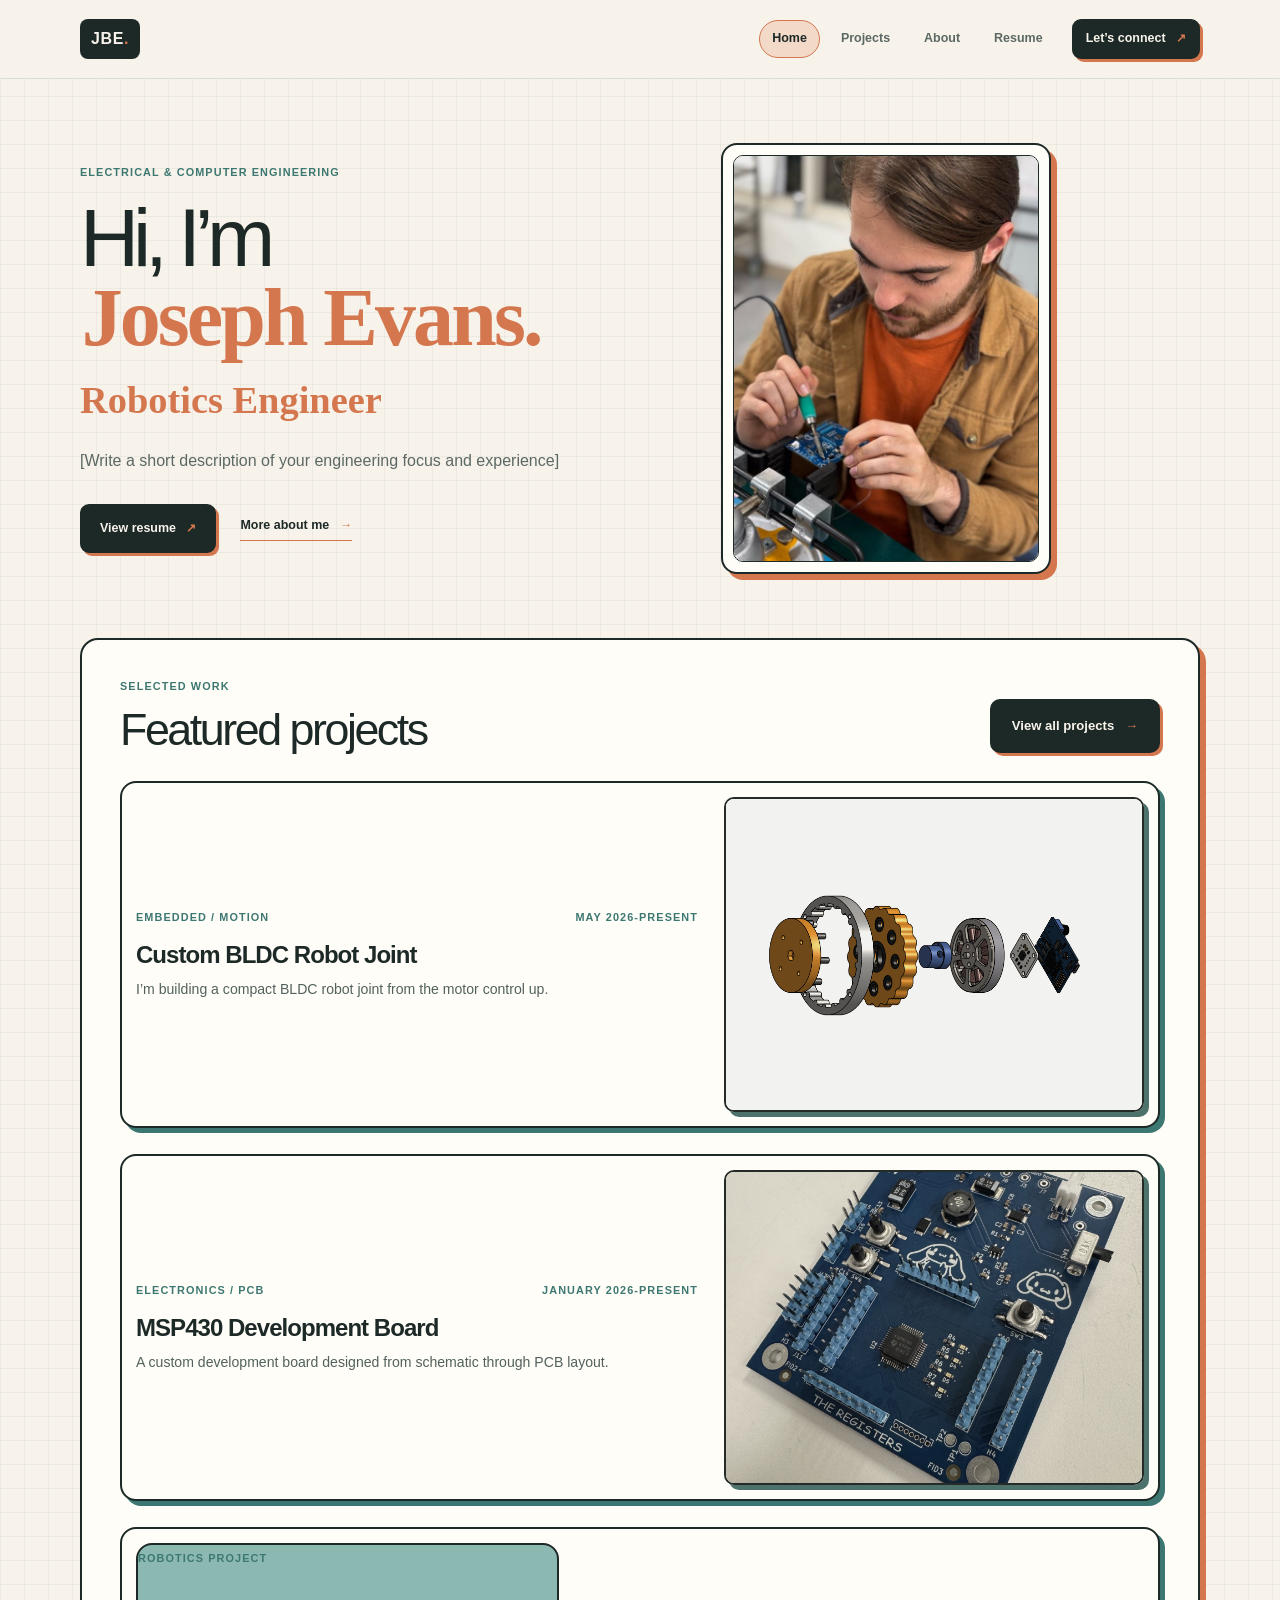
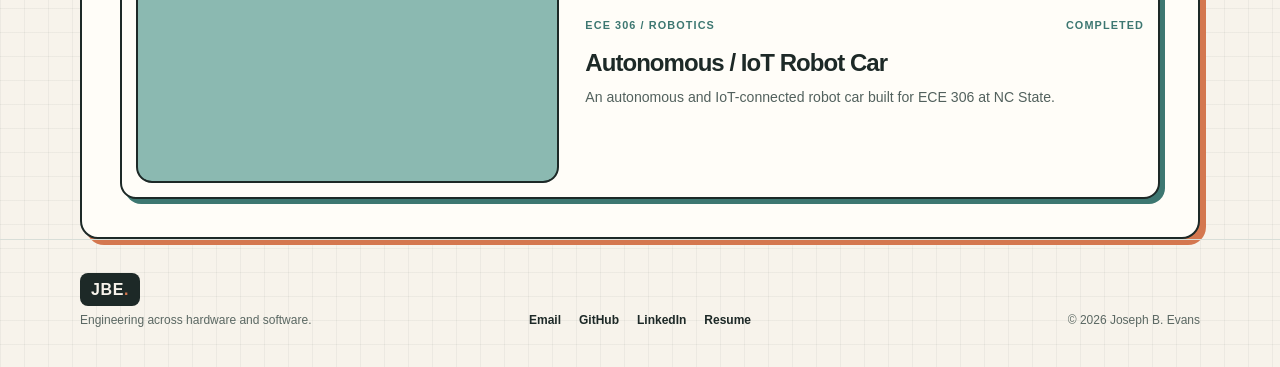
<file: index.html>
<!doctype html>
<html lang="en">
<head>
  <meta charset="utf-8">
  <meta name="viewport" content="width=device-width, initial-scale=1">
  <meta name="description" content="Engineering portfolio of Joseph B. Evans: robotics, embedded systems, electronics, and software.">
  <link rel="canonical" href="https://jobottherobot.github.io/">
  <meta name="robots" content="index, follow">
  <meta property="og:type" content="website">
  <meta property="og:title" content="Joseph B. Evans | Engineering portfolio">
  <meta property="og:description" content="Robotics, embedded systems, electronics, and software portfolio by Joseph B. Evans.">
  <meta property="og:url" content="https://jobottherobot.github.io/">
  <meta property="og:image" content="https://jobottherobot.github.io/pictures/home/profile.jpeg">
  <meta name="twitter:card" content="summary_large_image">
  <title>Joseph B. Evans | Engineering portfolio</title>
  <link rel="stylesheet" href="style.css">
  <script type="application/ld+json">{"@context":"https://schema.org","@type":"Person","name":"Joseph B. Evans","url":"https://jobottherobot.github.io/","image":"https://jobottherobot.github.io/pictures/home/profile.jpeg","jobTitle":"Engineering Student","knowsAbout":["Robotics","Embedded Systems","Electrical Engineering","Computer Engineering"]}</script>
</head>
<body class="home-page">
  <header class="site-header">
    <div class="container nav-wrap">
      <a class="wordmark" href="index.html">JBE<span>.</span></a>
      <nav id="site-nav" class="site-nav">
        <a class="active" href="index.html">Home</a>
        <a href="projects.html">Projects</a>
        <a href="about.html">About</a>
        <a href="resume.html">Resume</a>
        <a class="nav-cta" href="about.html#contact">Let’s connect <span>↗</span></a>
      </nav>
    </div>
  </header>

  <main>
    <section class="hero-reference">
      <div class="hero-reference-content container">
        <div class="hero-reference-copy">
          <p class="hero-reference-kicker">Electrical &amp; Computer Engineering</p>
          <h1>Hi, I’m<br><em>Joseph Evans.</em></h1>
          <p class="hero-role">Robotics Engineer</p>
          <p class="hero-reference-lede">[Write a short description of your engineering focus and experience]</p>
          <div class="hero-actions">
            <a class="button button-dark" href="resume.html">View resume <span>↗</span></a>
            <a class="text-link" href="about.html">More about me <span>→</span></a>
          </div>
        </div>
        <div class="hero-reference-media hero-profile-photo" aria-label="Joseph Evans portrait">
          <img src="pictures/home/profile.jpg" alt="Joseph Evans">
        </div>
      </div>
    </section>

    <section class="featured container section">
      <div class="section-heading">
        <div>
          <p class="section-kicker">Selected work</p>
          <h2>Featured projects</h2>
        </div>
        <a class="button button-dark view-all-button" href="projects.html">View all projects <span>→</span></a>
      </div>
      <div class="project-grid">
        <a class="project-card project-card-image image-right" href="projects/bldc-robot-joint.html">
          <div class="project-visual project-cover-visual"><img class="project-cover-image" src="pictures/bldc-robot-joint/joint_cover.png" alt="Custom BLDC Robot Joint"></div>
          <div class="project-card-copy"><div class="card-meta"><span>Embedded / Motion</span><span>May 2026-present</span></div><h3>Custom BLDC Robot Joint</h3><p>I’m building a compact BLDC robot joint from the motor control up.</p></div>
        </a>
        <a class="project-card project-card-image image-right" href="projects/msp430-board.html">
          <div class="project-visual project-cover-visual"><img class="project-cover-image" src="pictures/msp430-development-board/pcb-assembled.jpg" alt="Assembled MSP430 development board"></div>
          <div class="project-card-copy"><div class="card-meta"><span>Electronics / PCB</span><span>January 2026-present</span></div><h3>MSP430 Development Board</h3><p>A custom development board designed from schematic through PCB layout.</p></div>
        </a>
        <a class="project-card" href="projects/ece-306-robot-car.html">
          <div class="project-visual"><span class="visual-note">ROBOTICS PROJECT</span></div>
          <div class="project-card-copy"><div class="card-meta"><span>ECE 306 / Robotics</span><span>Completed</span></div><h3>Autonomous / IoT Robot Car</h3><p>An autonomous and IoT-connected robot car built for ECE 306 at NC State.</p></div>
        </a>
      </div>
    </section>
  </main>

  <footer class="site-footer">
    <div class="container footer-grid">
      <div><a class="wordmark" href="index.html">JBE<span>.</span></a><p>Engineering across hardware and software.</p></div>
      <div class="footer-links"><a href="mailto:josephbryantevans@gmail.com">Email</a><a href="https://github.com/" rel="noreferrer">GitHub</a><a href="https://www.linkedin.com/" rel="noreferrer">LinkedIn</a><a href="resume.html">Resume</a></div>
      <p class="copyright">© 2026 Joseph B. Evans</p>
    </div>
  </footer>
</body>
</html>
</file>
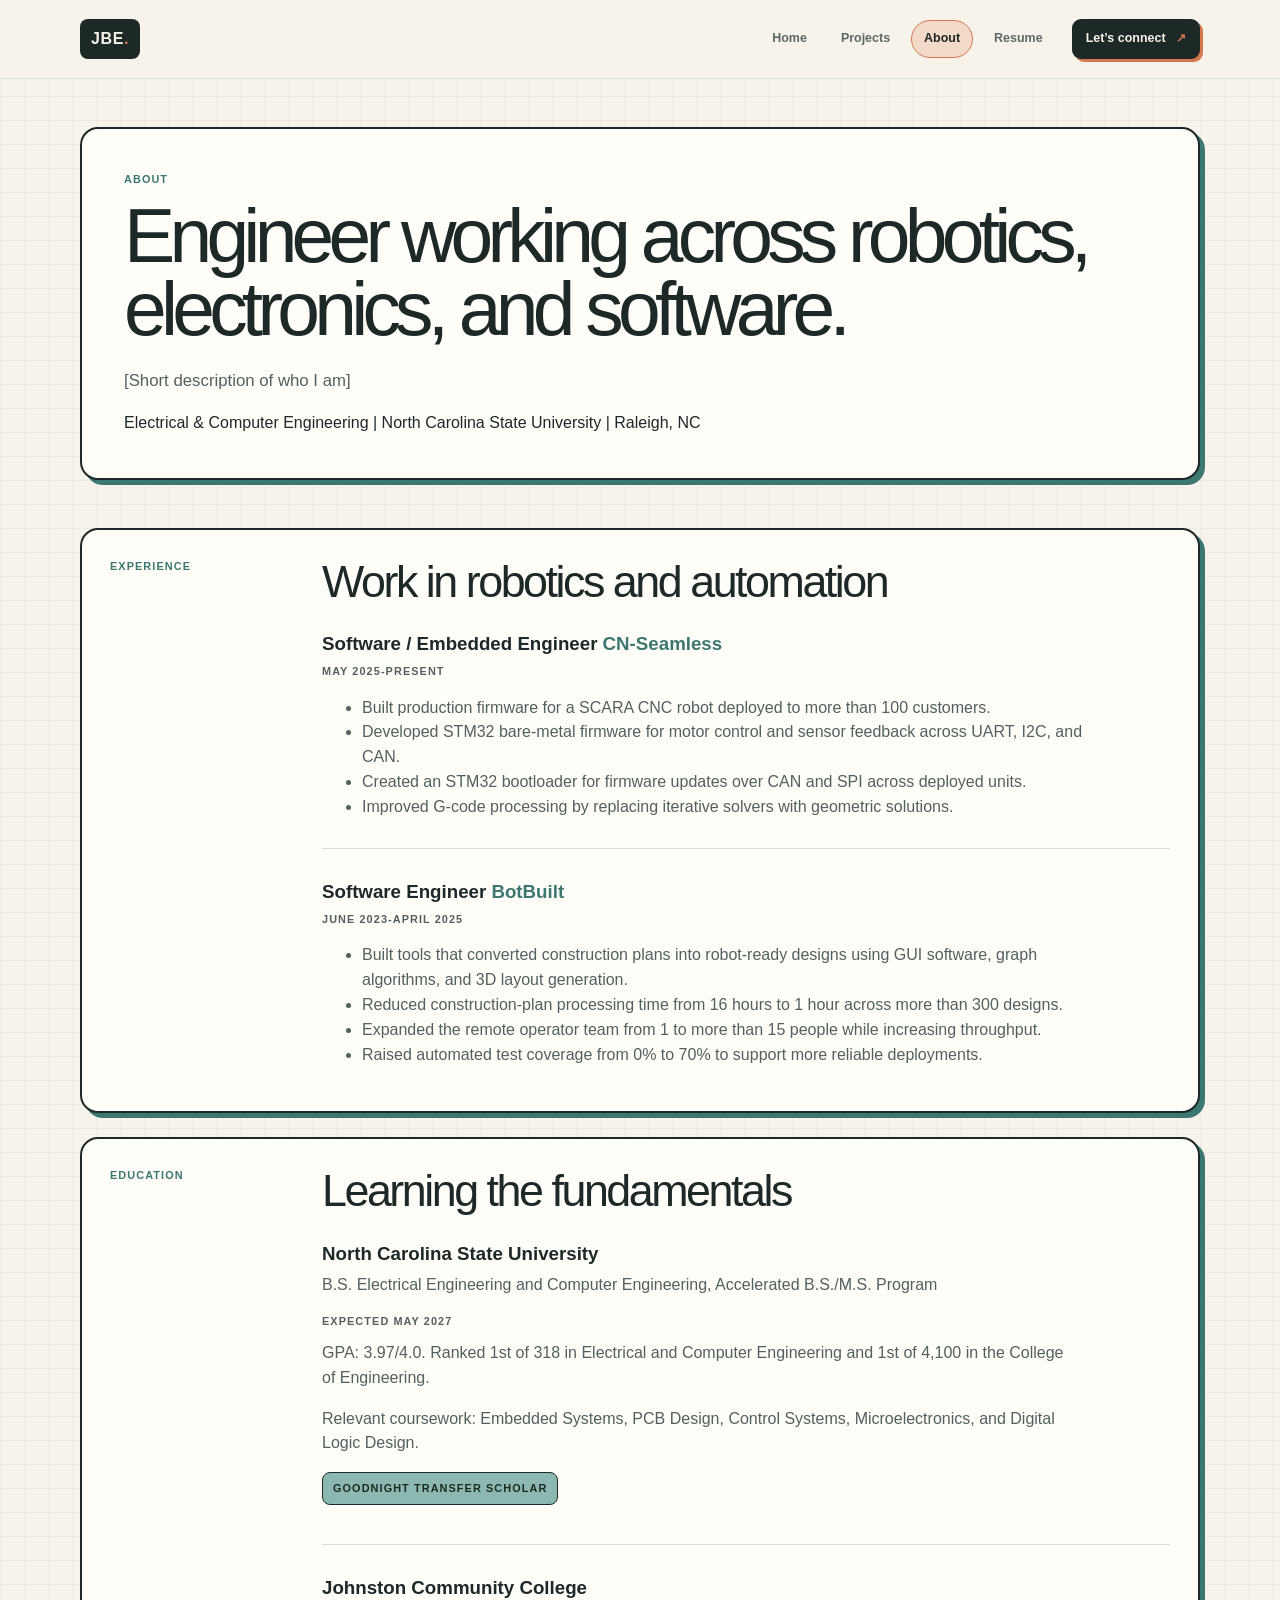
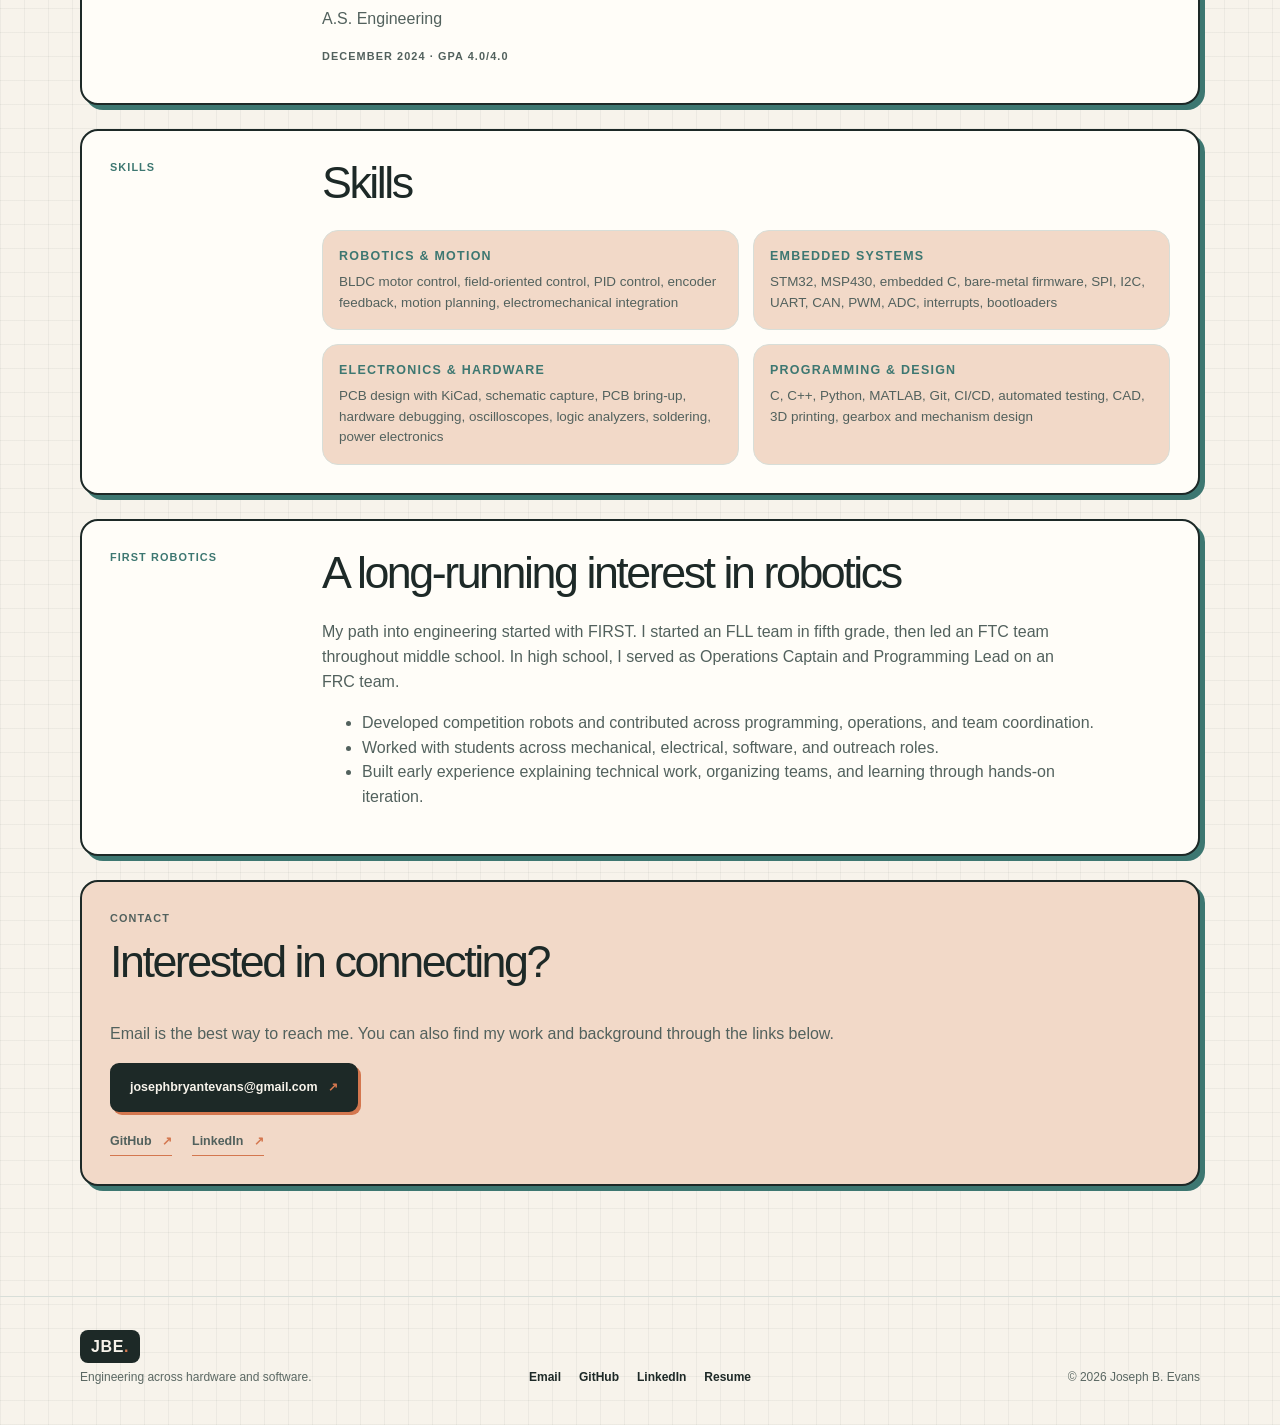
<file: about.html>
<!doctype html>
<html lang="en">
<head><meta charset="utf-8"><meta name="viewport" content="width=device-width, initial-scale=1"><meta name="description" content="About Joseph B. Evans, an engineer working across robotics, embedded systems, firmware, and electronics."><link rel="canonical" href="https://jobottherobot.github.io/about.html"><meta name="robots" content="index, follow"><meta property="og:type" content="profile"><meta property="og:title" content="About | Joseph B. Evans"><meta property="og:description" content="Engineering experience, education, skills, and robotics background."><meta property="og:url" content="https://jobottherobot.github.io/about.html"><meta name="twitter:card" content="summary"><title>About | Joseph B. Evans</title><link rel="stylesheet" href="style.css"></head>
<body>
  <header class="site-header"><div class="container nav-wrap"><a class="wordmark" href="index.html">JBE<span>.</span></a><nav id="site-nav" class="site-nav"><a href="index.html">Home</a><a href="projects.html">Projects</a><a class="active" href="about.html">About</a><a href="resume.html">Resume</a><a class="nav-cta" href="about.html#contact">Let’s connect <span>↗</span></a></nav></div></header>
  <main>
    <section class="page-intro container about-header"><p class="page-label">About</p><h1>Engineer working across robotics, electronics, and software.</h1><p class="lede">[Short description of who I am]</p><div class="about-header-meta"><span>Electrical &amp; Computer Engineering  |  </span> North Carolina State University  |  <span> </span><span> Raleigh, NC </span></div></section>
    <section class="container about-layout">
      <section class="about-block about-experience"><div class="block-label">Experience</div><div><h2>Work in robotics and automation</h2><article><h3>Software / Embedded Engineer <span>CN-Seamless</span></h3><p class="block-date">May 2025-present</p><ul><li>Built production firmware for a SCARA CNC robot deployed to more than 100 customers.</li><li>Developed STM32 bare-metal firmware for motor control and sensor feedback across UART, I2C, and CAN.</li><li>Created an STM32 bootloader for firmware updates over CAN and SPI across deployed units.</li><li>Improved G-code processing by replacing iterative solvers with geometric solutions.</li></ul></article><article><h3>Software Engineer <span>BotBuilt</span></h3><p class="block-date">June 2023-April 2025</p><ul><li>Built tools that converted construction plans into robot-ready designs using GUI software, graph algorithms, and 3D layout generation.</li><li>Reduced construction-plan processing time from 16 hours to 1 hour across more than 300 designs.</li><li>Expanded the remote operator team from 1 to more than 15 people while increasing throughput.</li><li>Raised automated test coverage from 0% to 70% to support more reliable deployments.</li></ul></article></div></section>
      <section class="about-block about-education"><div class="block-label">Education</div><div><h2>Learning the fundamentals</h2><article><h3>North Carolina State University</h3><p>B.S. Electrical Engineering and Computer Engineering, Accelerated B.S./M.S. Program</p><p class="block-date">Expected May 2027</p><p>GPA: 3.97/4.0. Ranked 1st of 318 in Electrical and Computer Engineering and 1st of 4,100 in the College of Engineering.</p><p>Relevant coursework: Embedded Systems, PCB Design, Control Systems, Microelectronics, and Digital Logic Design.</p><p class="award-tag">Goodnight Transfer Scholar</p></article><article><h3>Johnston Community College</h3><p>A.S. Engineering</p><p class="block-date">December 2024 · GPA 4.0/4.0</p></article></div></section>
      <section class="about-block about-skills"><div class="block-label">Skills</div><div><h2>Skills</h2><div class="skill-groups"><div><h3>Robotics &amp; motion</h3><p>BLDC motor control, field-oriented control, PID control, encoder feedback, motion planning, electromechanical integration</p></div><div><h3>Embedded systems</h3><p>STM32, MSP430, embedded C, bare-metal firmware, SPI, I2C, UART, CAN, PWM, ADC, interrupts, bootloaders</p></div><div><h3>Electronics &amp; hardware</h3><p>PCB design with KiCad, schematic capture, PCB bring-up, hardware debugging, oscilloscopes, logic analyzers, soldering, power electronics</p></div><div><h3>Programming &amp; design</h3><p>C, C++, Python, MATLAB, Git, CI/CD, automated testing, CAD, 3D printing, gearbox and mechanism design</p></div></div></div></section>
      <section class="about-block about-first"><div class="block-label">FIRST Robotics</div><div><h2>A long-running interest in robotics</h2><p>My path into engineering started with FIRST. I started an FLL team in fifth grade, then led an FTC team throughout middle school. In high school, I served as Operations Captain and Programming Lead on an FRC team.</p><ul><li>Developed competition robots and contributed across programming, operations, and team coordination.</li><li>Worked with students across mechanical, electrical, software, and outreach roles.</li><li>Built early experience explaining technical work, organizing teams, and learning through hands-on iteration.</li></ul></div></section>
      <section class="contact-panel about-contact" id="contact"><p class="section-kicker">Contact</p><h2>Interested in connecting?</h2><p>Email is the best way to reach me. You can also find my work and background through the links below.</p><a class="button button-dark" href="mailto:josephbryantevans@gmail.com">josephbryantevans@gmail.com <span>↗</span></a><p class="contact-links"><a class="text-link" href="https://github.com/" rel="noreferrer">GitHub <span>↗</span></a><a class="text-link" href="https://www.linkedin.com/" rel="noreferrer">LinkedIn <span>↗</span></a></p></section>
    </section>
  </main>
  <footer class="site-footer"><div class="container footer-grid"><div><a class="wordmark" href="index.html">JBE<span>.</span></a><p>Engineering across hardware and software.</p></div><div class="footer-links"><a href="mailto:josephbryantevans@gmail.com">Email</a><a href="https://github.com/" rel="noreferrer">GitHub</a><a href="https://www.linkedin.com/" rel="noreferrer">LinkedIn</a><a href="resume.html">Resume</a></div><p class="copyright">© 2026 Joseph B. Evans</p></div></footer>
</body></html>
</file>
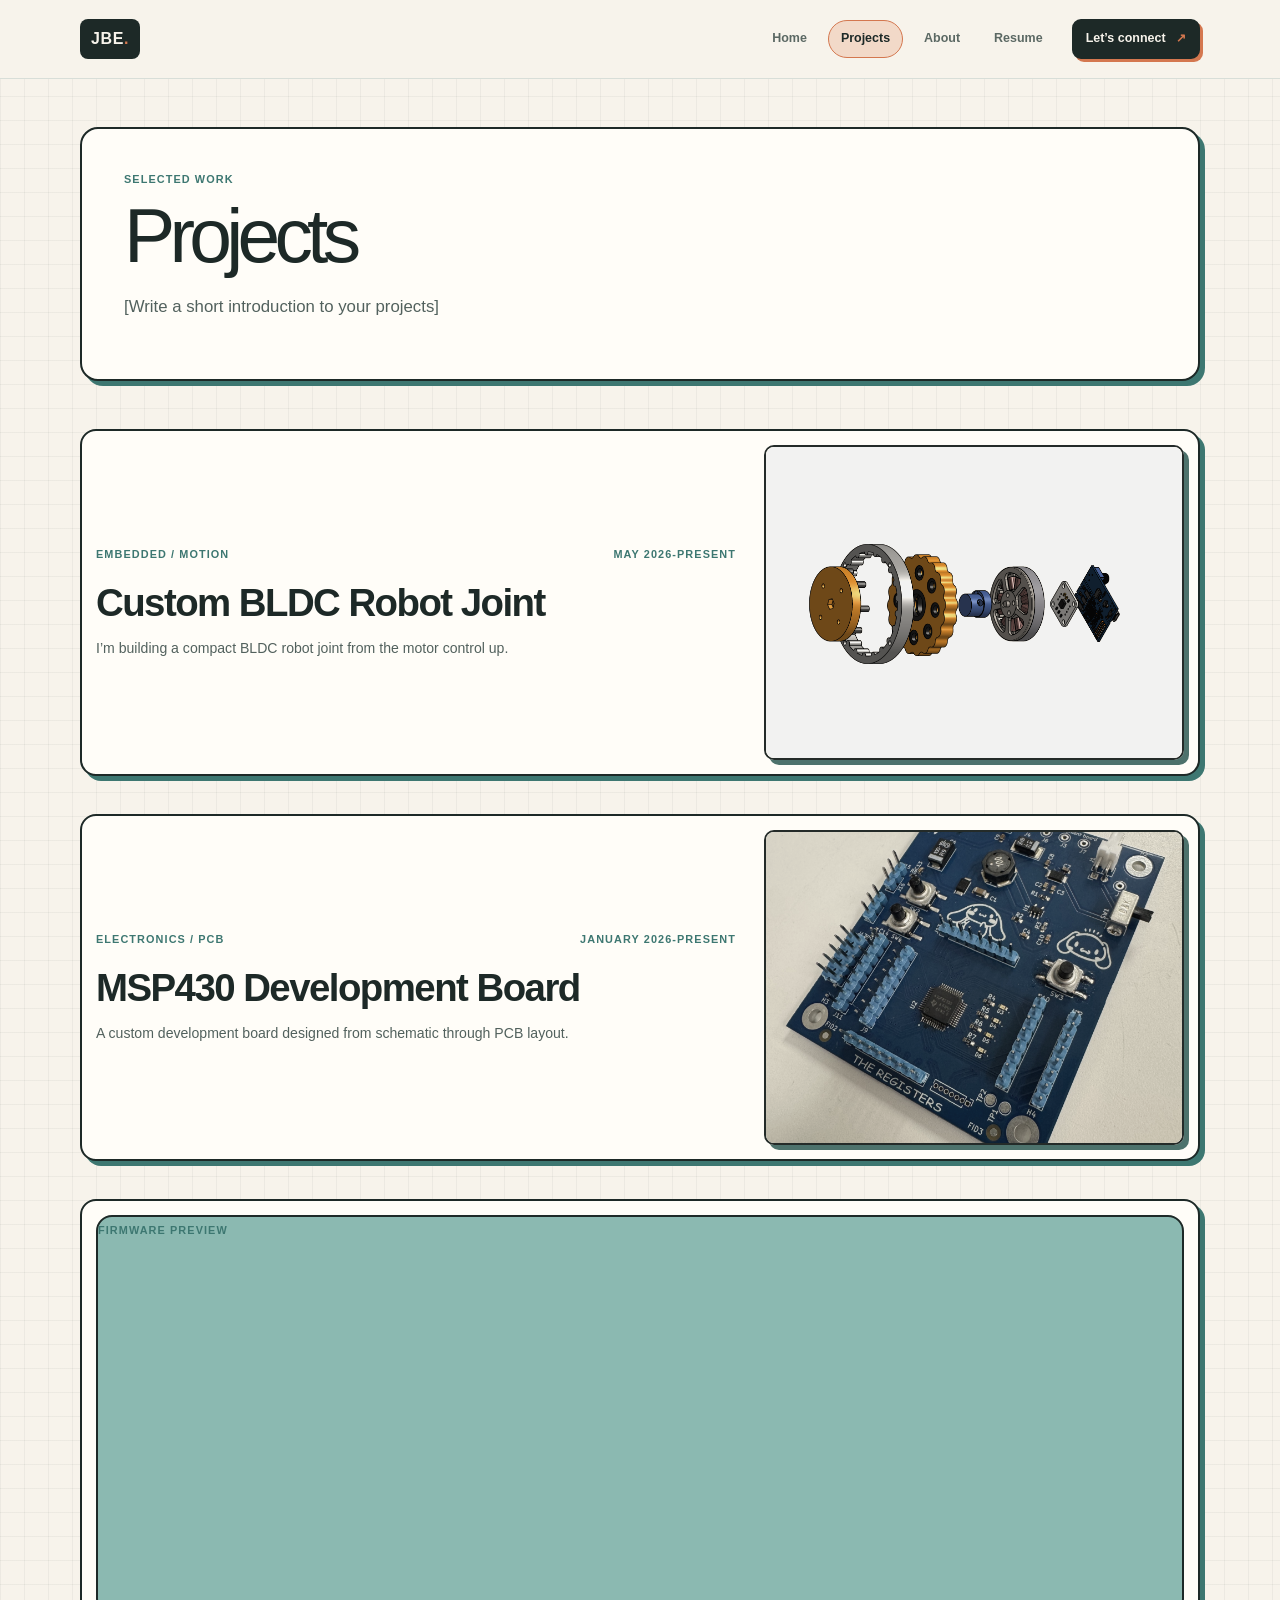
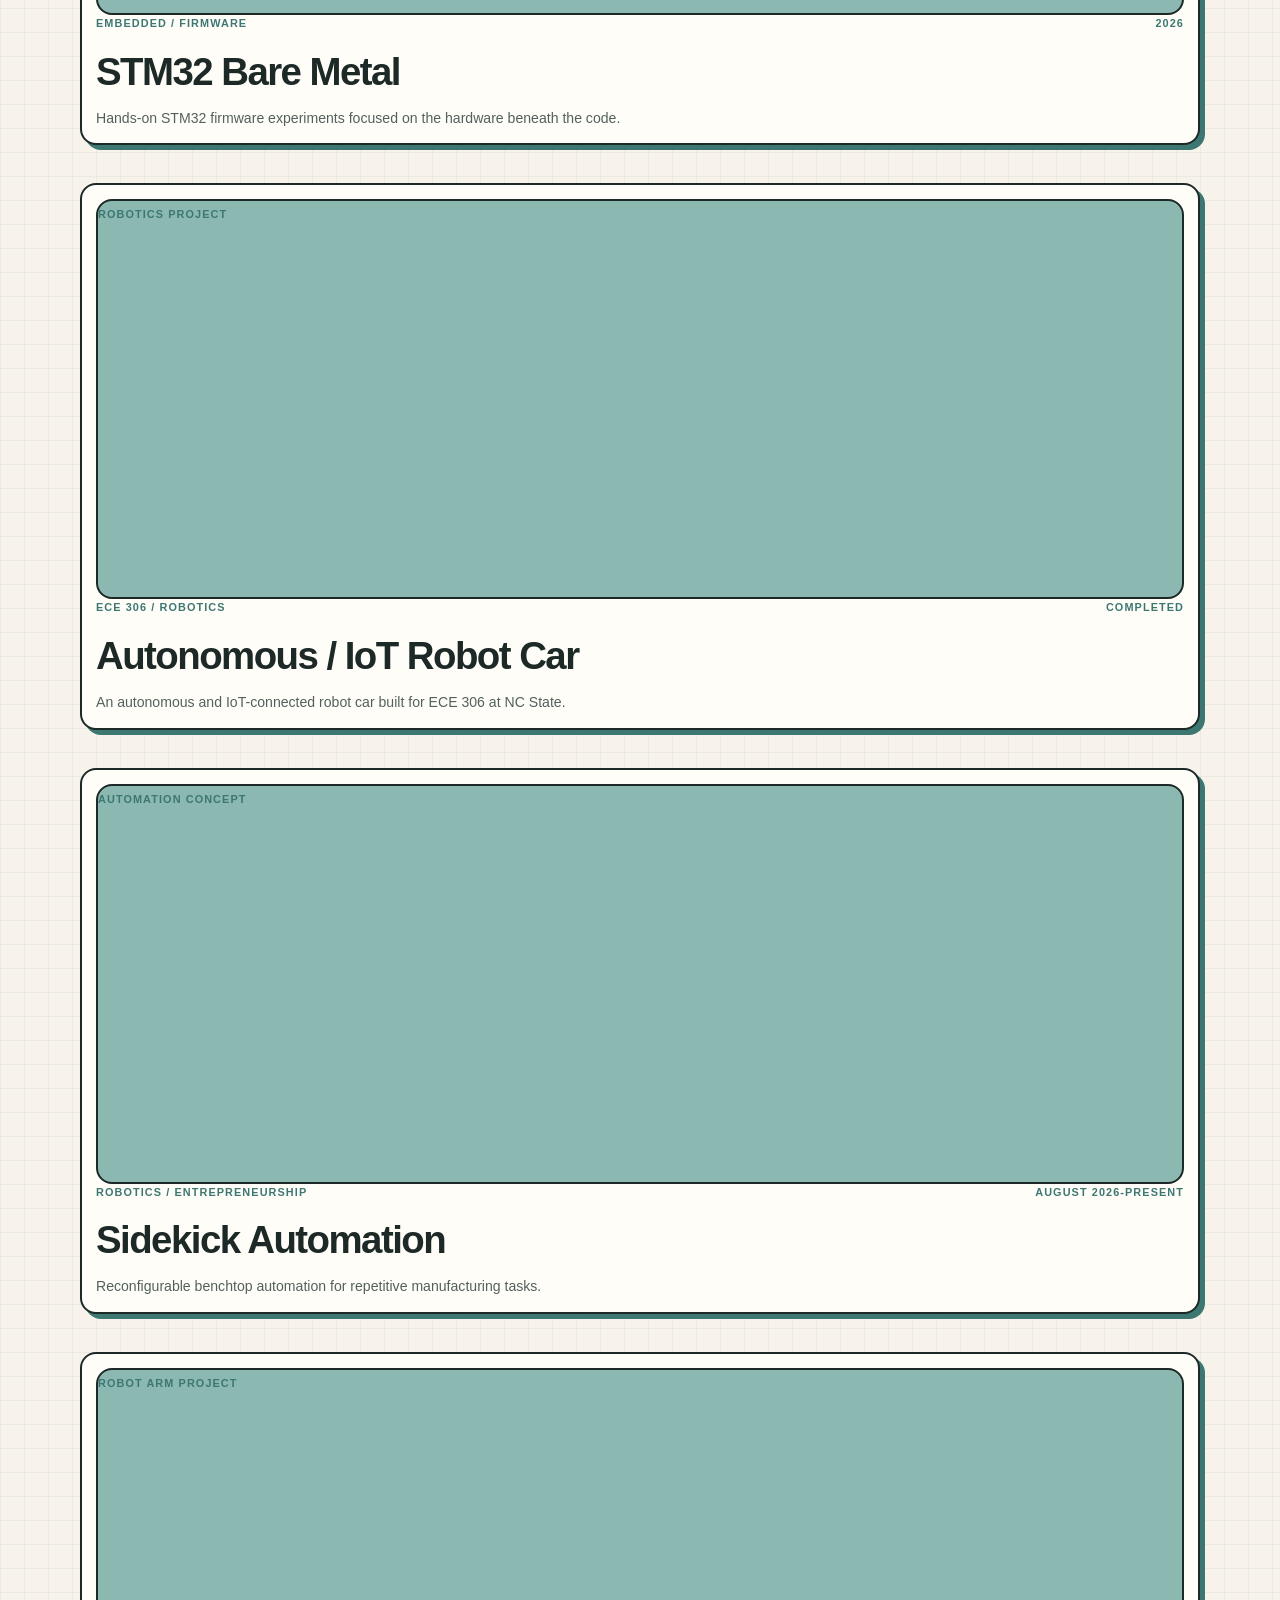
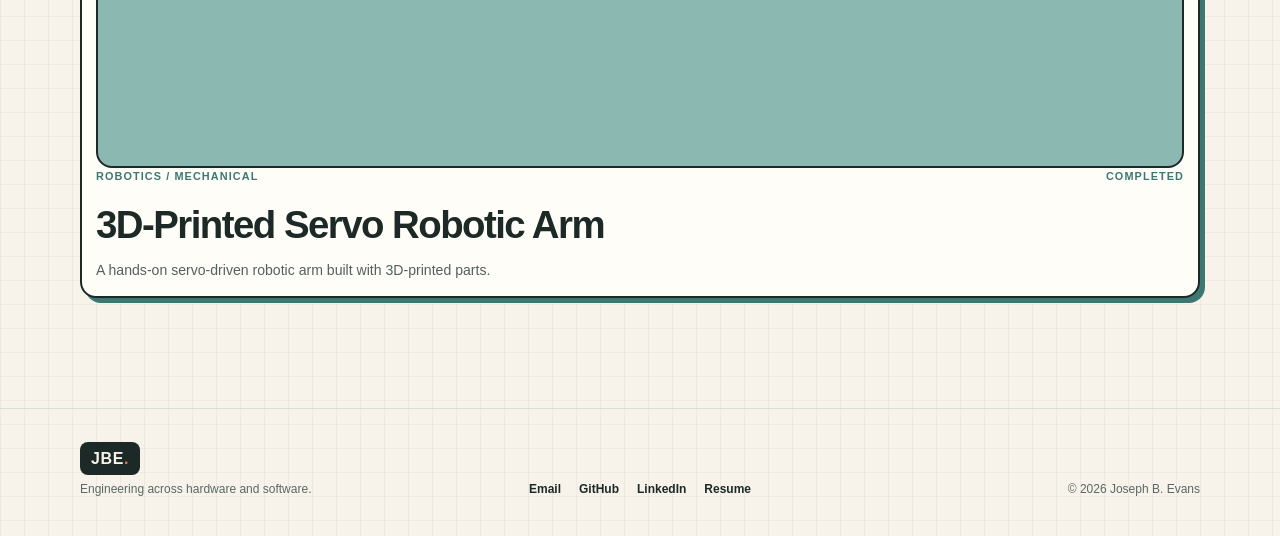
<file: projects.html>
<!doctype html>
<html lang="en">
<head><meta charset="utf-8"><meta name="viewport" content="width=device-width, initial-scale=1"><meta name="description" content="Engineering projects by Joseph B. Evans in robotics, embedded systems, motor control, PCB design, and firmware."><link rel="canonical" href="https://jobottherobot.github.io/projects.html"><meta name="robots" content="index, follow"><meta property="og:type" content="website"><meta property="og:title" content="Projects | Joseph B. Evans"><meta property="og:description" content="Robotics, embedded systems, and electronics projects."><meta property="og:url" content="https://jobottherobot.github.io/projects.html"><meta name="twitter:card" content="summary"><title>Projects | Joseph B. Evans</title><link rel="stylesheet" href="style.css"></head>
<body>
  <header class="site-header"><div class="container nav-wrap"><a class="wordmark" href="index.html">JBE<span>.</span></a><nav id="site-nav" class="site-nav"><a href="index.html">Home</a><a class="active" href="projects.html">Projects</a><a href="about.html">About</a><a href="resume.html">Resume</a><a class="nav-cta" href="about.html#contact">Let’s connect <span>↗</span></a></nav></div></header>
  <main>
    <section class="page-intro container"><p class="page-label">Selected work</p><h1>Projects</h1><p class="lede">[Write a short introduction to your projects]</p></section>
    <section class="container project-list project-list-large">
      <a class="project-card project-card-image image-right" href="projects/bldc-robot-joint.html">
        <div class="project-visual project-cover-visual"><img class="project-cover-image" src="pictures/bldc-robot-joint/joint_cover.png" alt="Custom BLDC Robot Joint"></div>
        <div class="project-card-copy"><div class="card-meta"><span>Embedded / Motion</span><span>May 2026-present</span></div><h3>Custom BLDC Robot Joint</h3><p>I’m building a compact BLDC robot joint from the motor control up.</p></div>
      </a>
      <a class="project-card project-card-image image-right" href="projects/msp430-board.html">
        <div class="project-visual project-cover-visual"><img class="project-cover-image" src="pictures/msp430-development-board/pcb-assembled.jpg" alt="Assembled MSP430 development board"></div>
        <div class="project-card-copy"><div class="card-meta"><span>Electronics / PCB</span><span>January 2026-present</span></div><h3>MSP430 Development Board</h3><p>A custom development board designed from schematic through PCB layout.</p></div>
      </a>
      <a class="project-card" href="projects/stm32-bare-metal.html">
        <div class="project-visual"><span class="visual-note">FIRMWARE PREVIEW</span></div>
        <div class="card-meta"><span>Embedded / Firmware</span><span>2026</span></div>
        <h3>STM32 Bare Metal</h3>
        <p>Hands-on STM32 firmware experiments focused on the hardware beneath the code.</p>
      </a>
      <a class="project-card" href="projects/ece-306-robot-car.html">
        <div class="project-visual"><span class="visual-note">ROBOTICS PROJECT</span></div>
        <div class="card-meta"><span>ECE 306 / Robotics</span><span>Completed</span></div>
        <h3>Autonomous / IoT Robot Car</h3>
        <p>An autonomous and IoT-connected robot car built for ECE 306 at NC State.</p>
      </a>
      <a class="project-card" href="projects/sidekick-automation.html">
        <div class="project-visual"><span class="visual-note">AUTOMATION CONCEPT</span></div>
        <div class="card-meta"><span>Robotics / Entrepreneurship</span><span>August 2026-present</span></div>
        <h3>Sidekick Automation</h3>
        <p>Reconfigurable benchtop automation for repetitive manufacturing tasks.</p>
      </a>
      <a class="project-card" href="projects/servo-robotic-arm.html">
        <div class="project-visual"><span class="visual-note">ROBOT ARM PROJECT</span></div>
        <div class="card-meta"><span>Robotics / Mechanical</span><span>Completed</span></div>
        <h3>3D-Printed Servo Robotic Arm</h3>
        <p>A hands-on servo-driven robotic arm built with 3D-printed parts.</p>
      </a>
    </section>
  </main>
  <footer class="site-footer"><div class="container footer-grid"><div><a class="wordmark" href="index.html">JBE<span>.</span></a><p>Engineering across hardware and software.</p></div><div class="footer-links"><a href="mailto:josephbryantevans@gmail.com">Email</a><a href="https://github.com/" rel="noreferrer">GitHub</a><a href="https://www.linkedin.com/" rel="noreferrer">LinkedIn</a><a href="resume.html">Resume</a></div><p class="copyright">© 2026 Joseph B. Evans</p></div></footer>
</body></html>
</file>
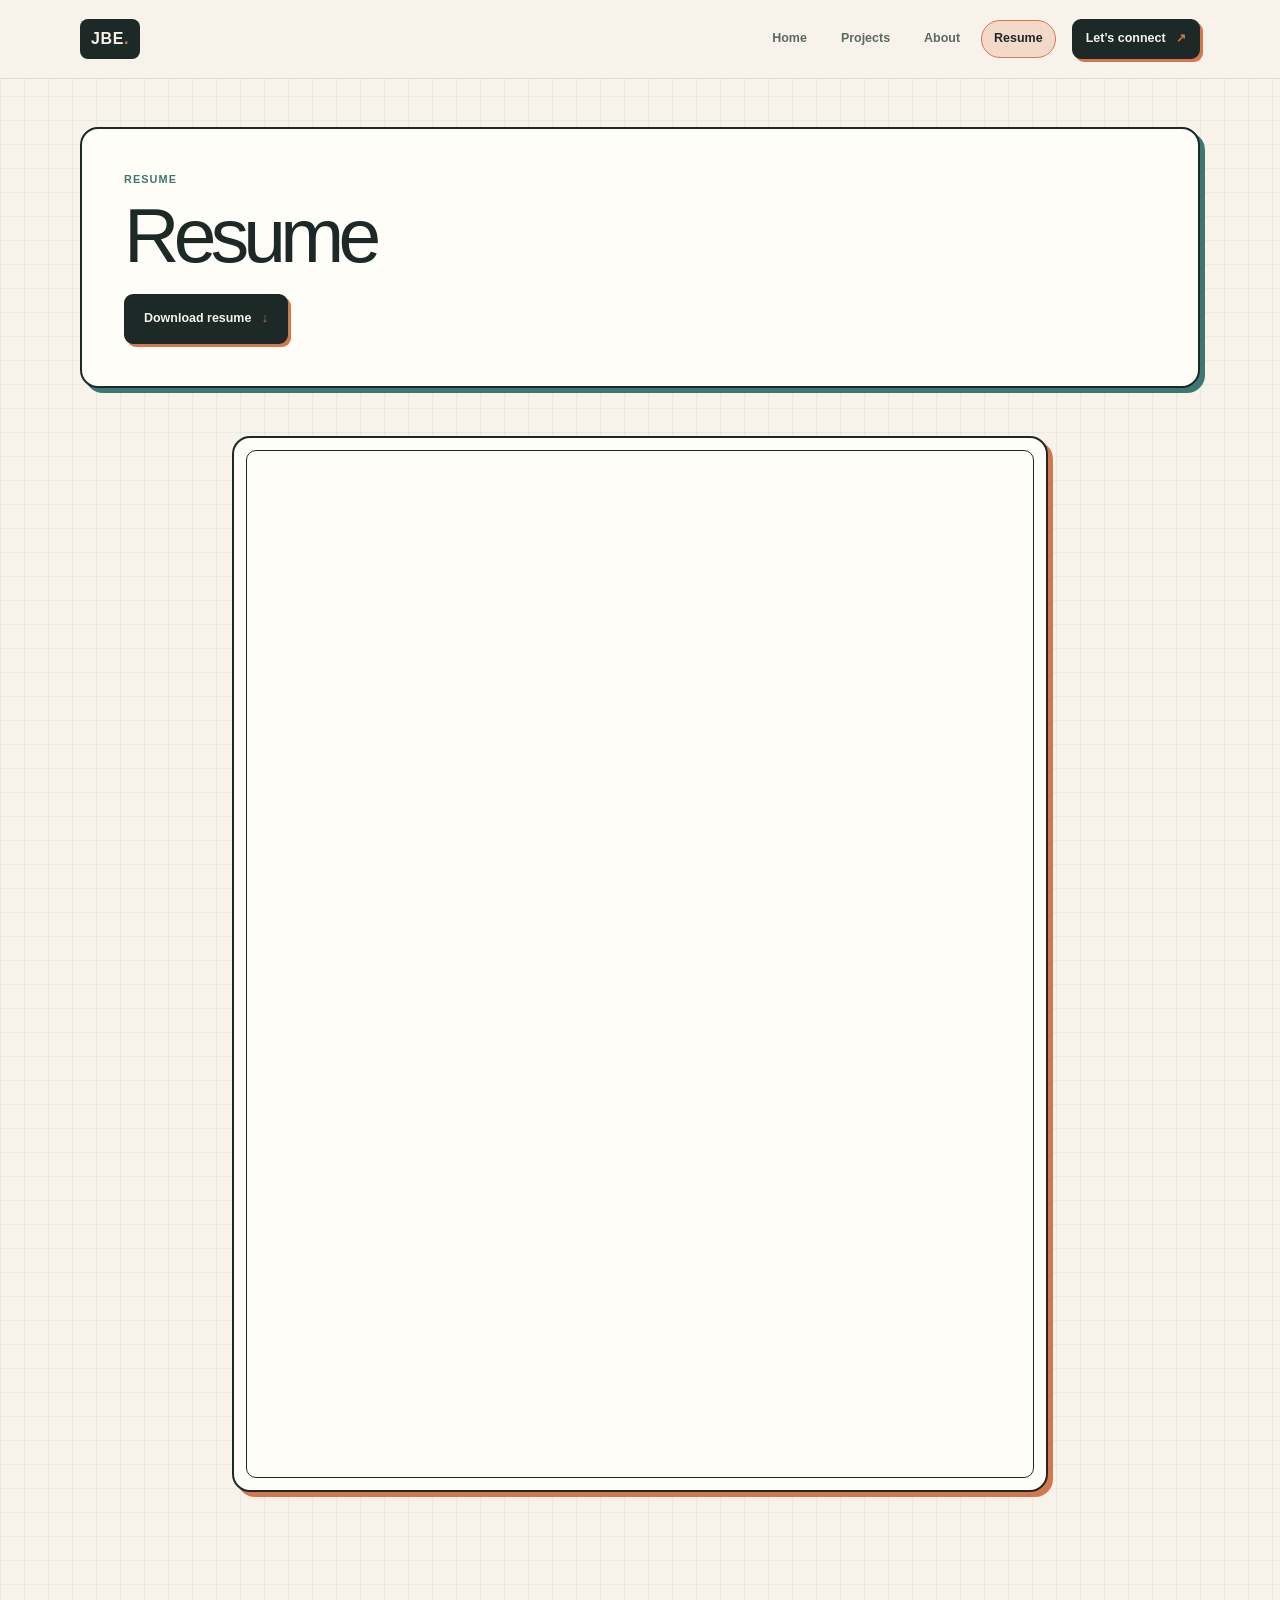
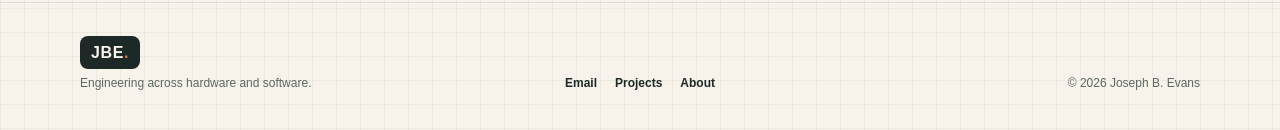
<file: resume.html>
<!doctype html>
<html lang="en">
<head><meta charset="utf-8"><meta name="viewport" content="width=device-width, initial-scale=1"><meta name="description" content="Resume for Joseph B. Evans, covering robotics, embedded systems, electronics, and software experience."><link rel="canonical" href="https://jobottherobot.github.io/resume.html"><meta name="robots" content="index, follow"><meta property="og:type" content="website"><meta property="og:title" content="Resume | Joseph B. Evans"><meta property="og:description" content="View or download the resume of Joseph B. Evans."><meta property="og:url" content="https://jobottherobot.github.io/resume.html"><meta name="twitter:card" content="summary"><title>Resume | Joseph B. Evans</title><link rel="stylesheet" href="style.css"></head>
<body>
  <header class="site-header"><div class="container nav-wrap"><a class="wordmark" href="index.html">JBE<span>.</span></a><nav id="site-nav" class="site-nav"><a href="index.html">Home</a><a href="projects.html">Projects</a><a href="about.html">About</a><a class="active" href="resume.html">Resume</a><a class="nav-cta" href="about.html#contact">Let’s connect <span>↗</span></a></nav></div></header>
  <main>
    <section class="page-intro container"><p class="page-label">Resume</p><h1>Resume</h1><a class="button button-dark" href="pdfs/Resume_Joseph_B_Evans.pdf" download>Download resume <span>↓</span></a></section>
    <section class="container resume-viewer"><iframe src="pdfs/Resume_Joseph_B_Evans.pdf#toolbar=0&navpanes=0&scrollbar=0&view=FitH" title="Joseph B. Evans resume"></iframe></section>
  </main>
  <footer class="site-footer"><div class="container footer-grid"><div><a class="wordmark" href="index.html">JBE<span>.</span></a><p>Engineering across hardware and software.</p></div><div class="footer-links"><a href="mailto:josephbryantevans@gmail.com">Email</a><a href="projects.html">Projects</a><a href="about.html">About</a></div><p class="copyright">© 2026 Joseph B. Evans</p></div></footer>
</body></html>
</file>
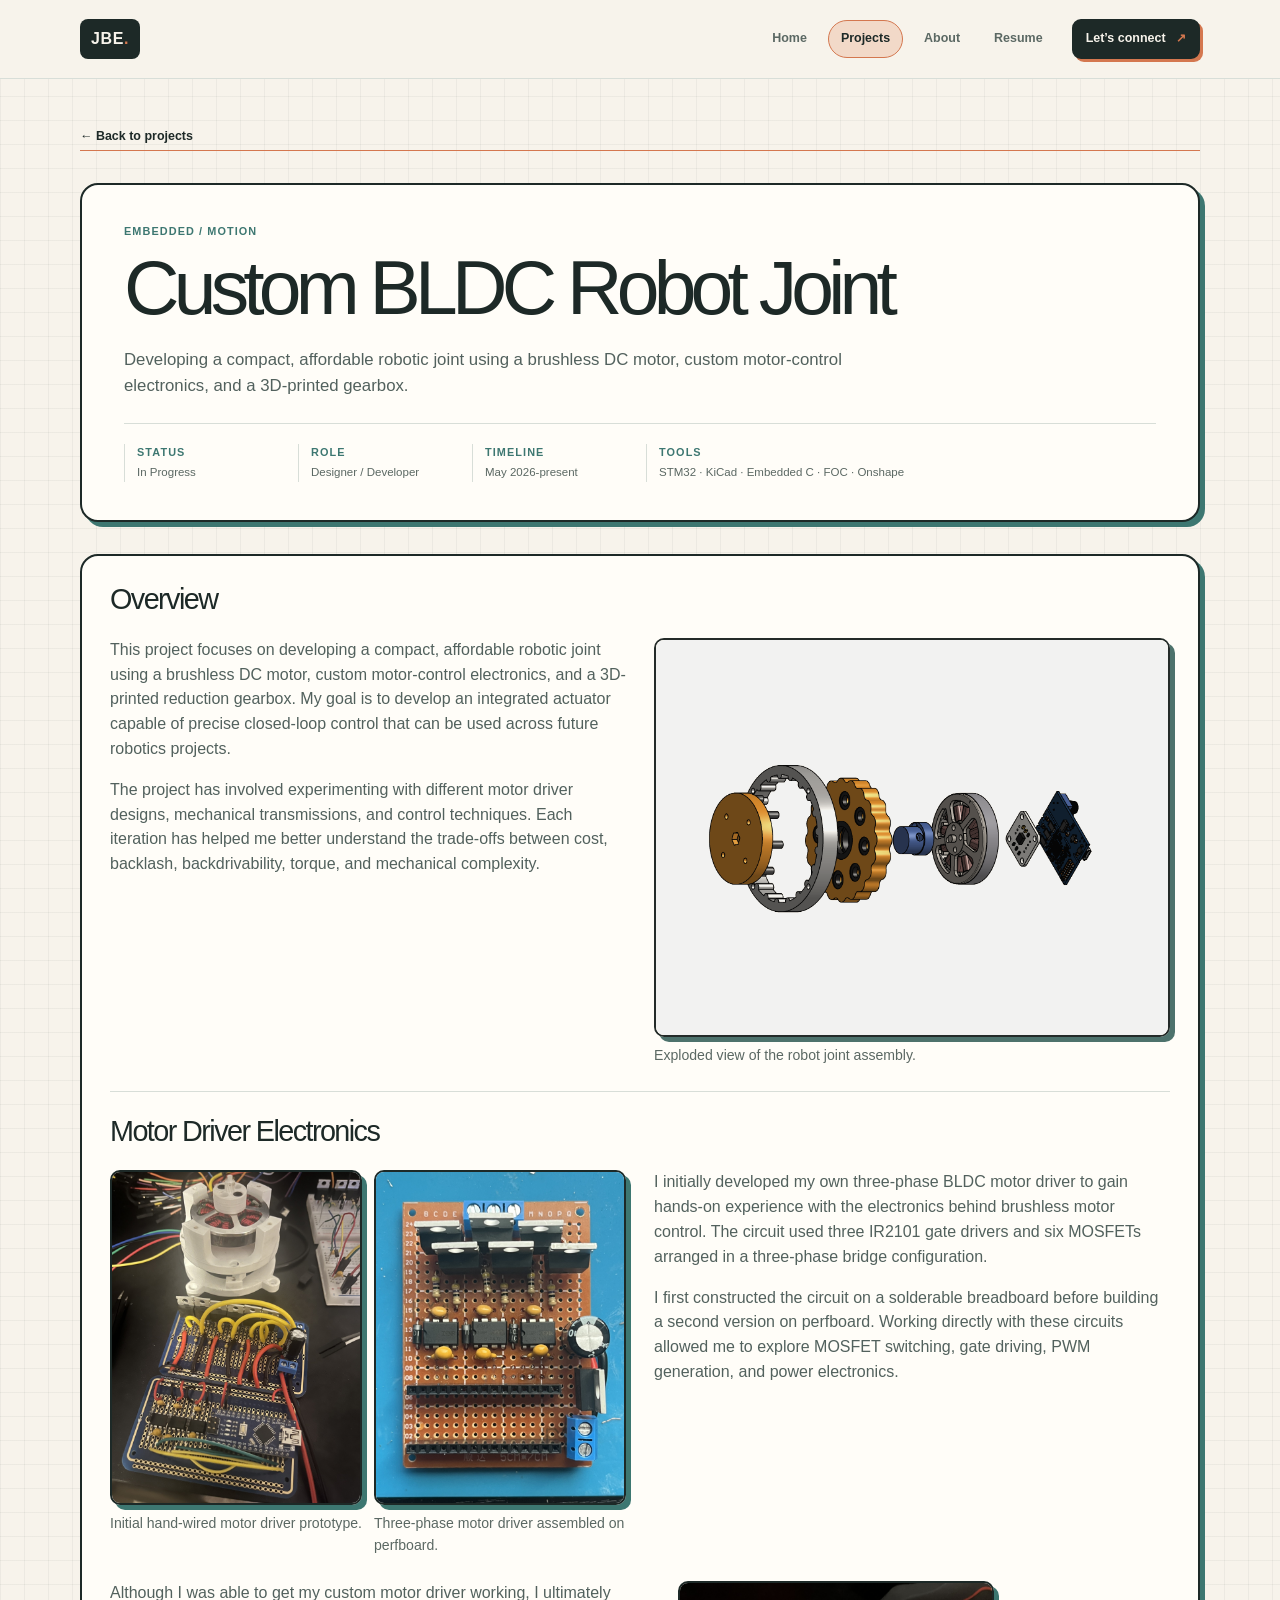
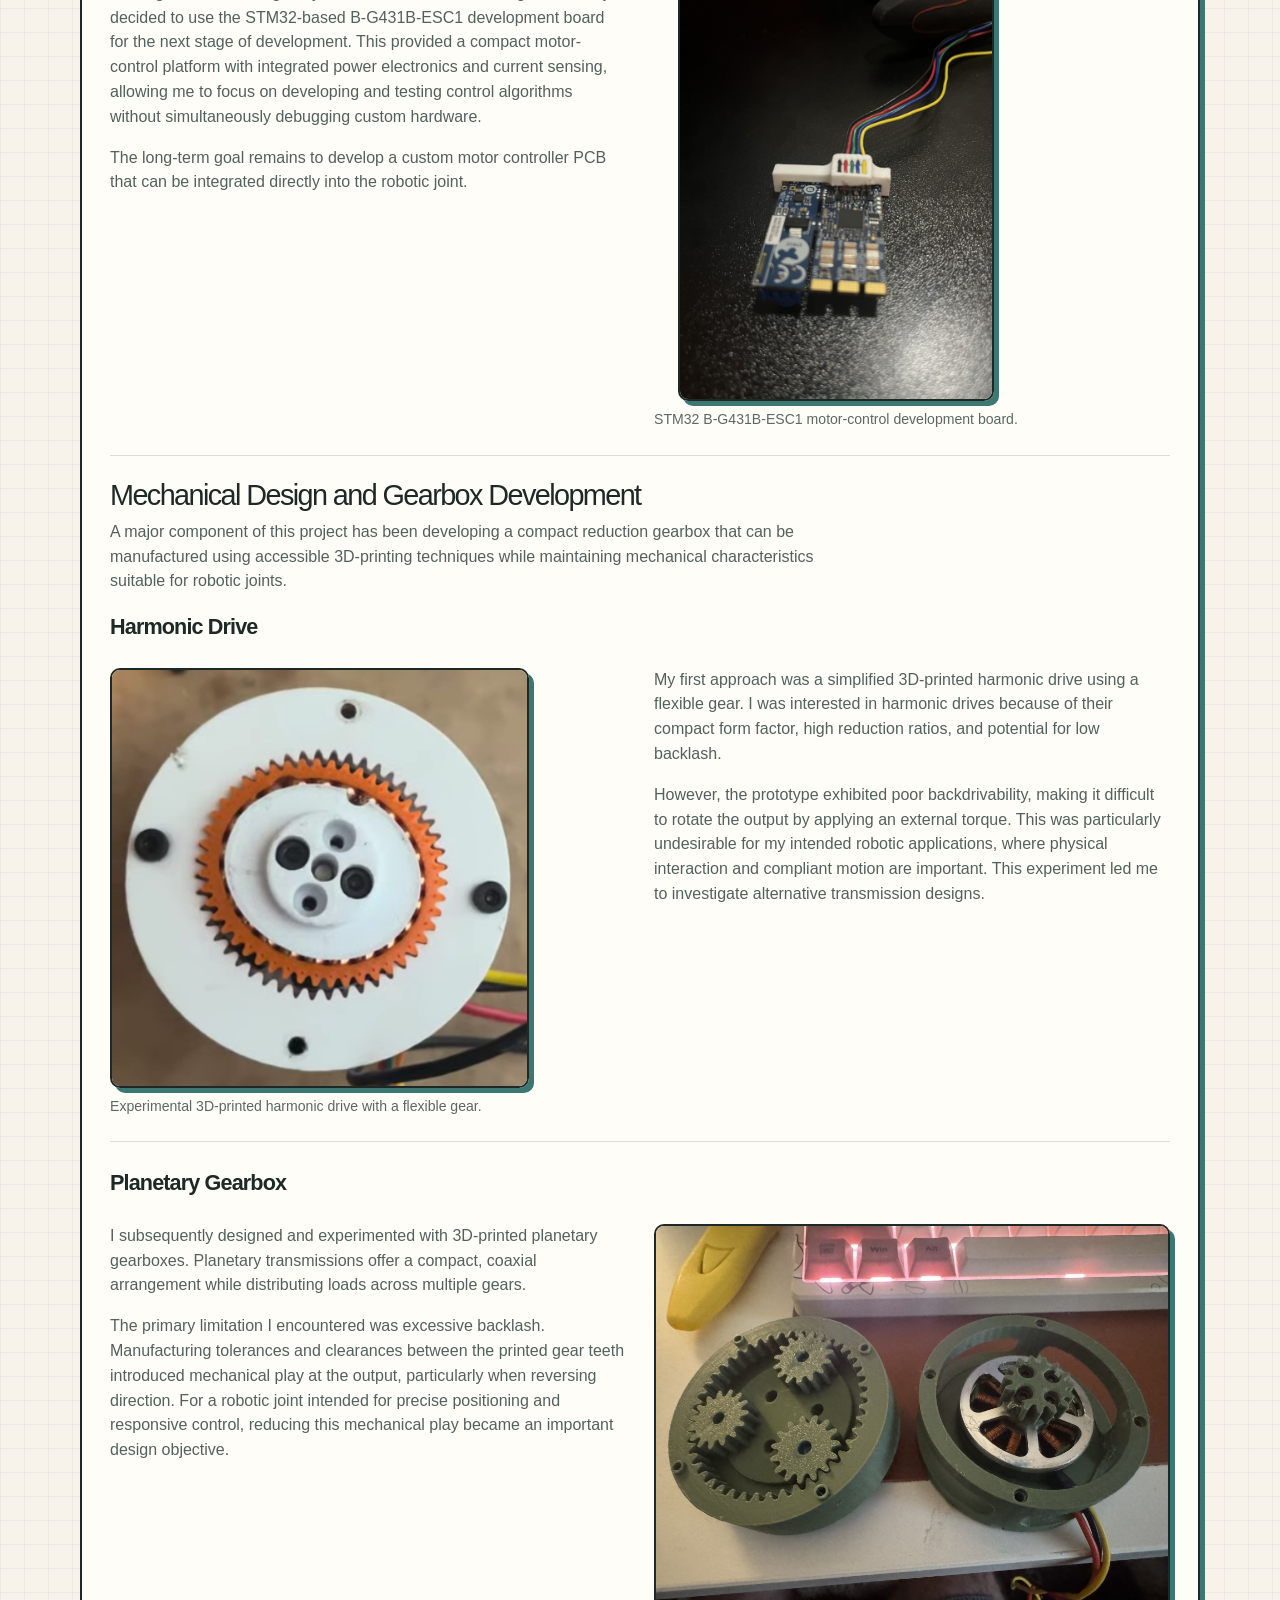
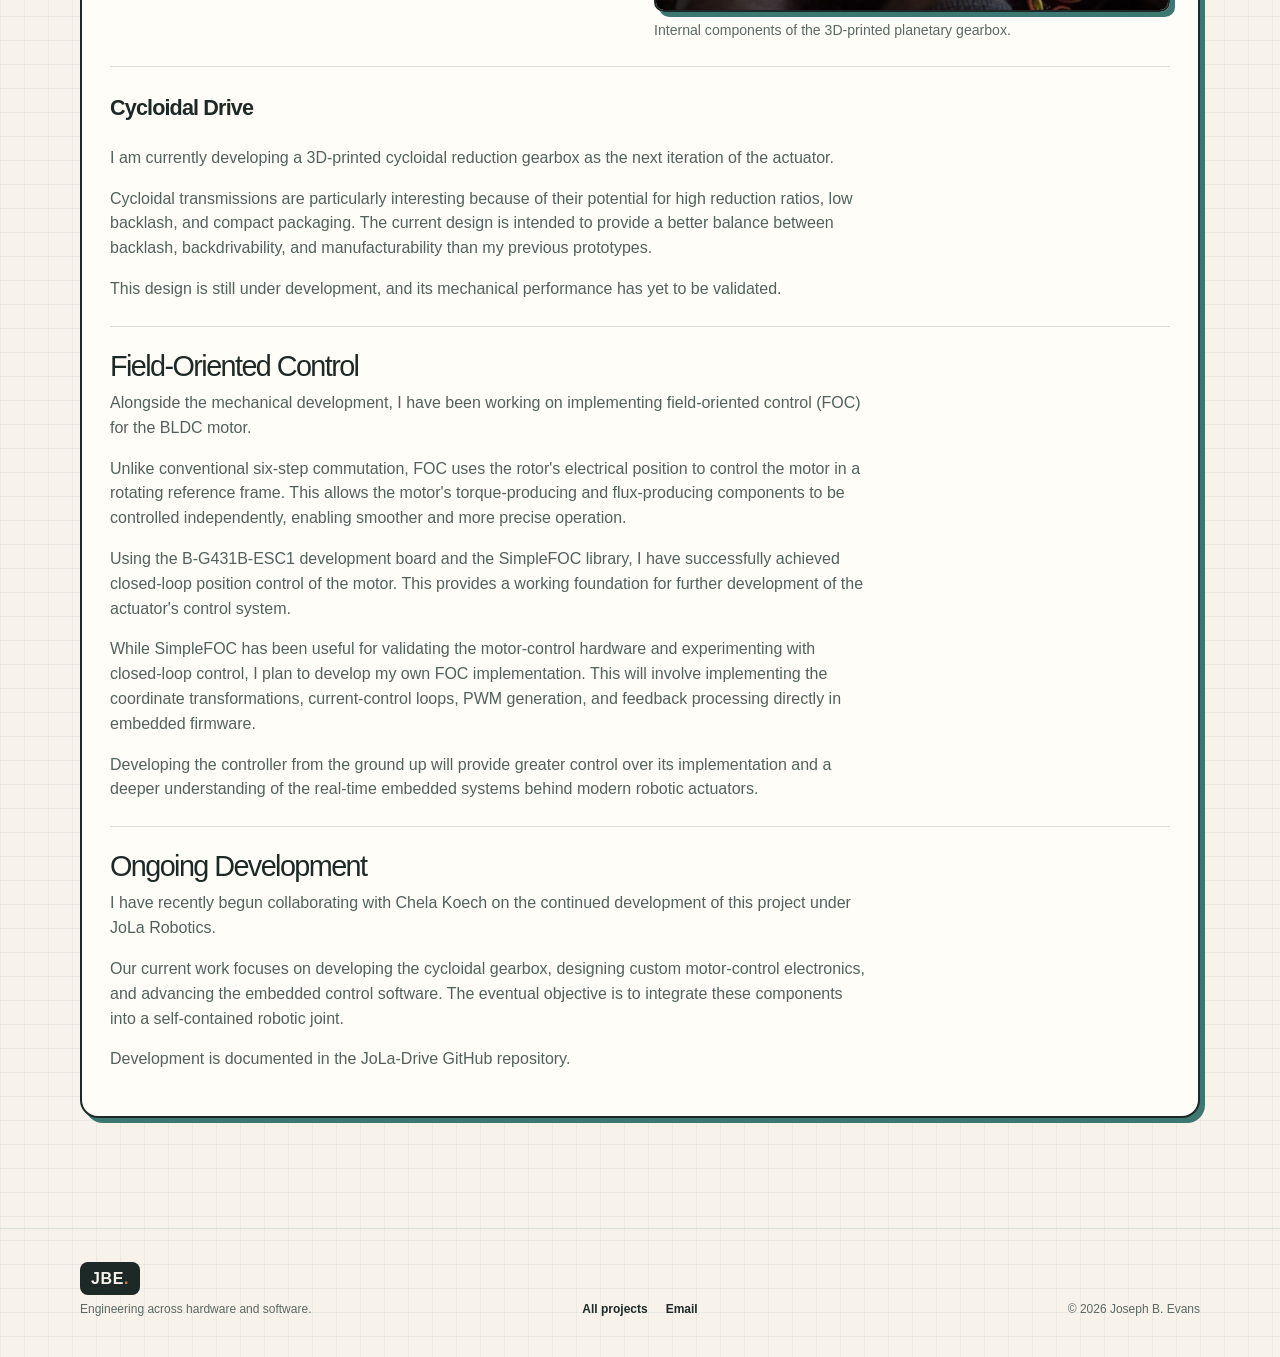
<file: projects/bldc-robot-joint.html>
<!doctype html>
<html lang="en">
<head>
  <meta charset="utf-8">
  <meta name="viewport" content="width=device-width, initial-scale=1">
  <meta name="description" content="A BLDC robot joint project exploring field-oriented motor control, custom electronics, and cycloidal gearing.">
  <link rel="canonical" href="https://jobottherobot.github.io/projects/bldc-robot-joint.html">
  <meta name="robots" content="index, follow">
  <meta property="og:type" content="article">
  <meta property="og:title" content="Custom BLDC Robot Joint | Joseph B. Evans">
  <meta property="og:description" content="Building a robot joint across motor control, electronics, and mechanical design.">
  <meta property="og:url" content="https://jobottherobot.github.io/projects/bldc-robot-joint.html">
  <meta property="og:image" content="https://jobottherobot.github.io/pictures/bldc-robot-joint/joint_cover.png">
  <meta name="twitter:card" content="summary_large_image">
  <title>Custom BLDC Robot Joint | Joseph B. Evans</title>
  <link rel="stylesheet" href="../style.css">
</head>
<body>
  <header class="site-header"><div class="container nav-wrap"><a class="wordmark" href="../index.html">JBE<span>.</span></a><nav class="site-nav"><a href="../index.html">Home</a><a class="active" href="../projects.html">Projects</a><a href="../about.html">About</a><a href="../resume.html">Resume</a><a class="nav-cta" href="../about.html#contact">Let’s connect <span>↗</span></a></nav></div></header>
  <main class="project-page-main container">
    <a class="text-link" href="../projects.html">← Back to projects</a>
    <section class="case-header project-case-header"><p class="page-label">Embedded / Motion</p><h1>Custom BLDC Robot Joint</h1><p class="lede">Developing a compact, affordable robotic joint using a brushless DC motor, custom motor-control electronics, and a 3D-printed gearbox.</p><div class="case-meta"><div><strong>Status</strong><span>In Progress</span></div><div><strong>Role</strong><span>Designer / Developer</span></div><div><strong>Timeline</strong><span>May 2026-present</span></div><div><strong>Tools</strong><span>STM32 · KiCad · Embedded C · FOC · Onshape</span></div></div></section>
    <div class="project-case-body">
      <section><h2>Overview</h2><div class="project-media-row">
        <div class="project-media-copy"><p>This project focuses on developing a compact, affordable robotic joint using a brushless DC motor, custom motor-control electronics, and a 3D-printed reduction gearbox. My goal is to develop an integrated actuator capable of precise closed-loop control that can be used across future robotics projects.</p><p>The project has involved experimenting with different motor driver designs, mechanical transmissions, and control techniques. Each iteration has helped me better understand the trade-offs between cost, backlash, backdrivability, torque, and mechanical complexity.</p></div>
        <figure class="project-gallery-item project-media-figure"><img class="project-cover-image" src="../pictures/bldc-robot-joint/joint_cover.png" alt="Exploded BLDC robotic joint with gearbox, motor, and controller components"><figcaption>Exploded view of the robot joint assembly.</figcaption></figure>
      </div></section>
      <section><h2>Motor Driver Electronics</h2>
        <div class="project-media-row image-left">
          <div class="project-media-copy"><p>I initially developed my own three-phase BLDC motor driver to gain hands-on experience with the electronics behind brushless motor control. The circuit used three IR2101 gate drivers and six MOSFETs arranged in a three-phase bridge configuration.</p><p>I first constructed the circuit on a solderable breadboard before building a second version on perfboard. Working directly with these circuits allowed me to explore MOSFET switching, gate driving, PWM generation, and power electronics.</p></div>
          <div class="project-photo-pair">
            <figure class="project-gallery-item"><img src="../pictures/bldc-robot-joint/motor-driver-prototype-test-setup.jpg" alt="Initial hand-wired motor driver prototype connected to the actuator"><figcaption>Initial hand-wired motor driver prototype.</figcaption></figure>
            <figure class="project-gallery-item"><img src="../pictures/bldc-robot-joint/motor-driver-perfboard.jpg" alt="Three-phase motor driver assembled on perfboard"><figcaption>Three-phase motor driver assembled on perfboard.</figcaption></figure>
          </div>
        </div>
        <div class="project-media-row">
          <div class="project-media-copy"><p>Although I was able to get my custom motor driver working, I ultimately decided to use the STM32-based B-G431B-ESC1 development board for the next stage of development. This provided a compact motor-control platform with integrated power electronics and current sensing, allowing me to focus on developing and testing control algorithms without simultaneously debugging custom hardware.</p><p>The long-term goal remains to develop a custom motor controller PCB that can be integrated directly into the robotic joint.</p></div>
          <figure class="project-gallery-item project-media-figure"><img src="../pictures/bldc-robot-joint/motor-control-board.jpg" alt="STM32 B-G431B-ESC1 motor-control development board"><figcaption>STM32 B-G431B-ESC1 motor-control development board.</figcaption></figure>
        </div>
      </section>
      <section><h2>Mechanical Design and Gearbox Development</h2><p>A major component of this project has been developing a compact reduction gearbox that can be manufactured using accessible 3D-printing techniques while maintaining mechanical characteristics suitable for robotic joints.</p>
        <div class="project-inline-subsection"><h3>Harmonic Drive</h3><div class="project-media-row image-left">
          <div class="project-media-copy"><p>My first approach was a simplified 3D-printed harmonic drive using a flexible gear. I was interested in harmonic drives because of their compact form factor, high reduction ratios, and potential for low backlash.</p><p>However, the prototype exhibited poor backdrivability, making it difficult to rotate the output by applying an external torque. This was particularly undesirable for my intended robotic applications, where physical interaction and compliant motion are important. This experiment led me to investigate alternative transmission designs.</p></div>
          <figure class="project-gallery-item project-media-figure"><img src="../pictures/bldc-robot-joint/flexible-gear-prototype.png" alt="Experimental 3D-printed harmonic drive with a flexible gear"><figcaption>Experimental 3D-printed harmonic drive with a flexible gear.</figcaption></figure>
        </div>
        </div>
        <div class="project-inline-subsection"><h3>Planetary Gearbox</h3><div class="project-media-row">
          <div class="project-media-copy"><p>I subsequently designed and experimented with 3D-printed planetary gearboxes. Planetary transmissions offer a compact, coaxial arrangement while distributing loads across multiple gears.</p><p>The primary limitation I encountered was excessive backlash. Manufacturing tolerances and clearances between the printed gear teeth introduced mechanical play at the output, particularly when reversing direction. For a robotic joint intended for precise positioning and responsive control, reducing this mechanical play became an important design objective.</p></div>
          <figure class="project-gallery-item"><img src="../pictures/bldc-robot-joint/planetary-gearbox-open.jpg" alt="Internal components of the 3D-printed planetary gearbox"><figcaption>Internal components of the 3D-printed planetary gearbox.</figcaption></figure>
        </div>
        </div>
        <div class="project-inline-subsection"><h3>Cycloidal Drive</h3><p>I am currently developing a 3D-printed cycloidal reduction gearbox as the next iteration of the actuator.</p><p>Cycloidal transmissions are particularly interesting because of their potential for high reduction ratios, low backlash, and compact packaging. The current design is intended to provide a better balance between backlash, backdrivability, and manufacturability than my previous prototypes.</p><p>This design is still under development, and its mechanical performance has yet to be validated.</p></div>
      </section>
      <section><h2>Field-Oriented Control</h2><p>Alongside the mechanical development, I have been working on implementing field-oriented control (FOC) for the BLDC motor.</p><p>Unlike conventional six-step commutation, FOC uses the rotor's electrical position to control the motor in a rotating reference frame. This allows the motor's torque-producing and flux-producing components to be controlled independently, enabling smoother and more precise operation.</p><p>Using the B-G431B-ESC1 development board and the SimpleFOC library, I have successfully achieved closed-loop position control of the motor. This provides a working foundation for further development of the actuator's control system.</p><p>While SimpleFOC has been useful for validating the motor-control hardware and experimenting with closed-loop control, I plan to develop my own FOC implementation. This will involve implementing the coordinate transformations, current-control loops, PWM generation, and feedback processing directly in embedded firmware.</p><p>Developing the controller from the ground up will provide greater control over its implementation and a deeper understanding of the real-time embedded systems behind modern robotic actuators.</p></section>
      <section><h2>Ongoing Development</h2><p>I have recently begun collaborating with Chela Koech on the continued development of this project under JoLa Robotics.</p><p>Our current work focuses on developing the cycloidal gearbox, designing custom motor-control electronics, and advancing the embedded control software. The eventual objective is to integrate these components into a self-contained robotic joint.</p><p>Development is documented in the <a href="https://github.com/JoLa-Robotics/JoLa-Drive" target="_blank" rel="noopener noreferrer">JoLa-Drive GitHub repository</a>.</p></section>
    </div>
  </main>
  <footer class="site-footer"><div class="container footer-grid"><div><a class="wordmark" href="../index.html">JBE<span>.</span></a><p>Engineering across hardware and software.</p></div><div class="footer-links"><a href="../projects.html">All projects</a><a href="mailto:josephbryantevans@gmail.com">Email</a></div><p class="copyright">© 2026 Joseph B. Evans</p></div></footer>
</body>
</html>
</file>
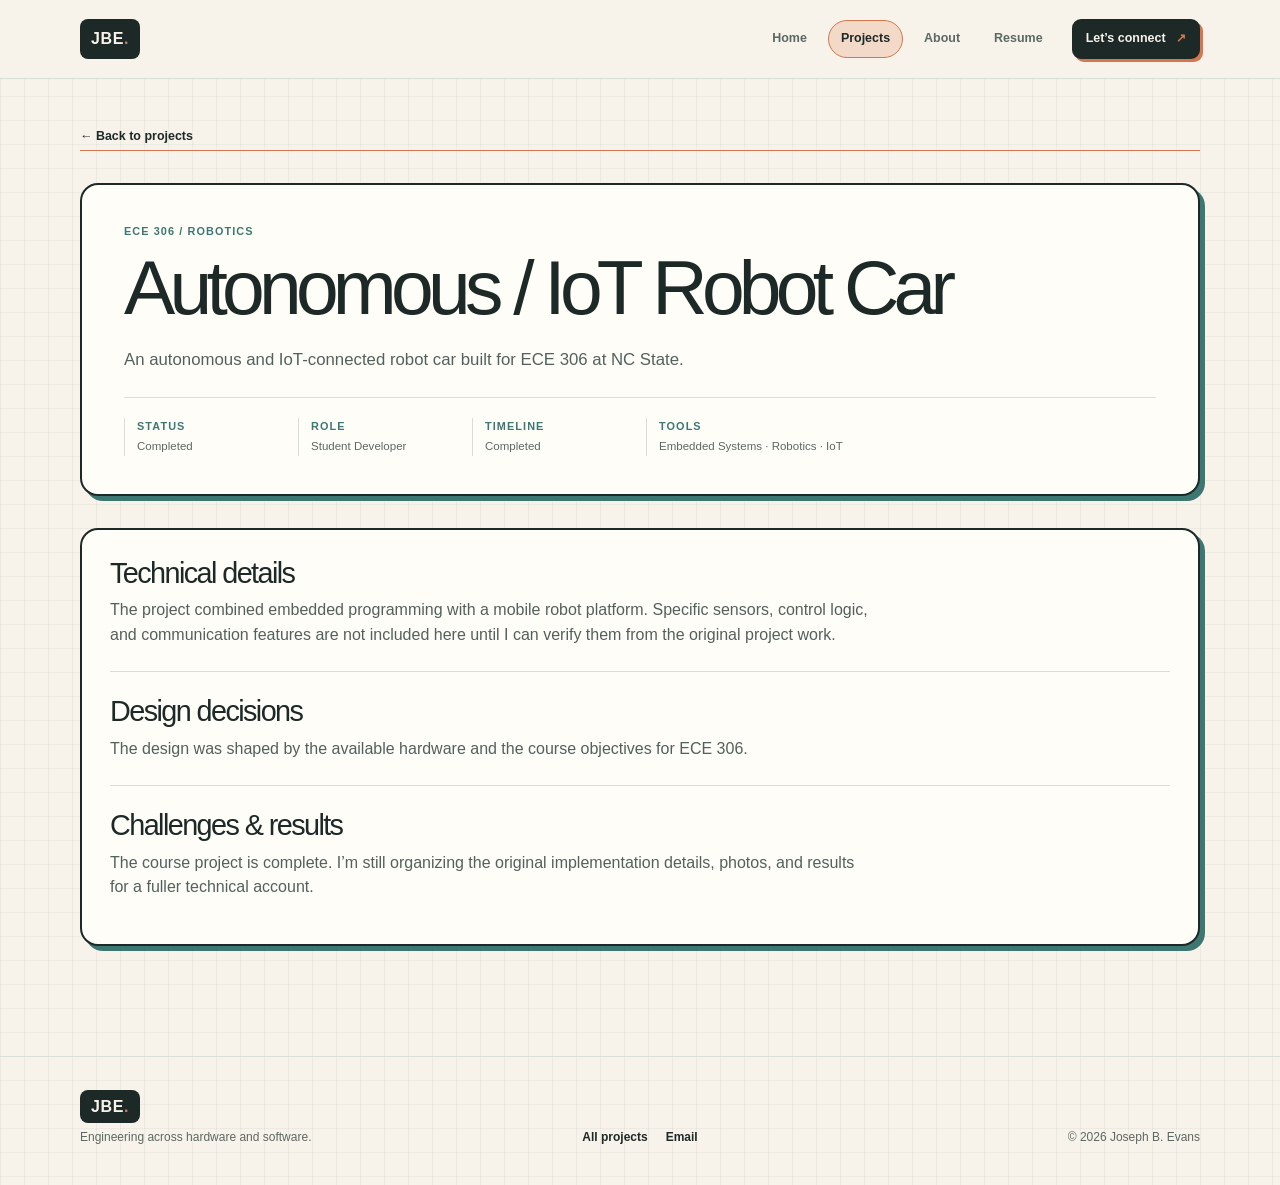
<file: projects/ece-306-robot-car.html>
<!doctype html>
<html lang="en">
<head>
  <meta charset="utf-8">
  <meta name="viewport" content="width=device-width, initial-scale=1">
  <meta name="description" content="An autonomous and IoT-connected robot car built for ECE 306 at North Carolina State University.">
  <link rel="canonical" href="https://jobottherobot.github.io/projects/ece-306-robot-car.html">
  <meta name="robots" content="index, follow">
  <meta property="og:type" content="article">
  <meta property="og:title" content="Autonomous / IoT Robot Car | Joseph B. Evans">
  <meta property="og:description" content="A course project applying embedded systems concepts to a mobile robot.">
  <meta property="og:url" content="https://jobottherobot.github.io/projects/ece-306-robot-car.html">
  <meta name="twitter:card" content="summary">
  <title>Autonomous / IoT Robot Car | Joseph B. Evans</title>
  <link rel="stylesheet" href="../style.css">
</head>
<body>
  <header class="site-header"><div class="container nav-wrap"><a class="wordmark" href="../index.html">JBE<span>.</span></a><nav class="site-nav"><a href="../index.html">Home</a><a class="active" href="../projects.html">Projects</a><a href="../about.html">About</a><a href="../resume.html">Resume</a><a class="nav-cta" href="../about.html#contact">Let’s connect <span>↗</span></a></nav></div></header>
  <main class="project-page-main container">
    <a class="text-link" href="../projects.html">← Back to projects</a>
    <section class="case-header project-case-header"><p class="page-label">ECE 306 / Robotics</p><h1>Autonomous / IoT Robot Car</h1><p class="lede">An autonomous and IoT-connected robot car built for ECE 306 at NC State.</p><div class="case-meta"><div><strong>Status</strong><span>Completed</span></div><div><strong>Role</strong><span>Student Developer</span></div><div><strong>Timeline</strong><span>Completed</span></div><div><strong>Tools</strong><span>Embedded Systems · Robotics · IoT</span></div></div></section>
    <section class="project-case-body"><section><h2>Technical details</h2><p>The project combined embedded programming with a mobile robot platform. Specific sensors, control logic, and communication features are not included here until I can verify them from the original project work.</p></section><section><h2>Design decisions</h2><p>The design was shaped by the available hardware and the course objectives for ECE 306.</p></section><section><h2>Challenges &amp; results</h2><p>The course project is complete. I’m still organizing the original implementation details, photos, and results for a fuller technical account.</p></section></section>
  </main>
  <footer class="site-footer"><div class="container footer-grid"><div><a class="wordmark" href="../index.html">JBE<span>.</span></a><p>Engineering across hardware and software.</p></div><div class="footer-links"><a href="../projects.html">All projects</a><a href="mailto:josephbryantevans@gmail.com">Email</a></div><p class="copyright">© 2026 Joseph B. Evans</p></div></footer>
</body>
</html>
</file>
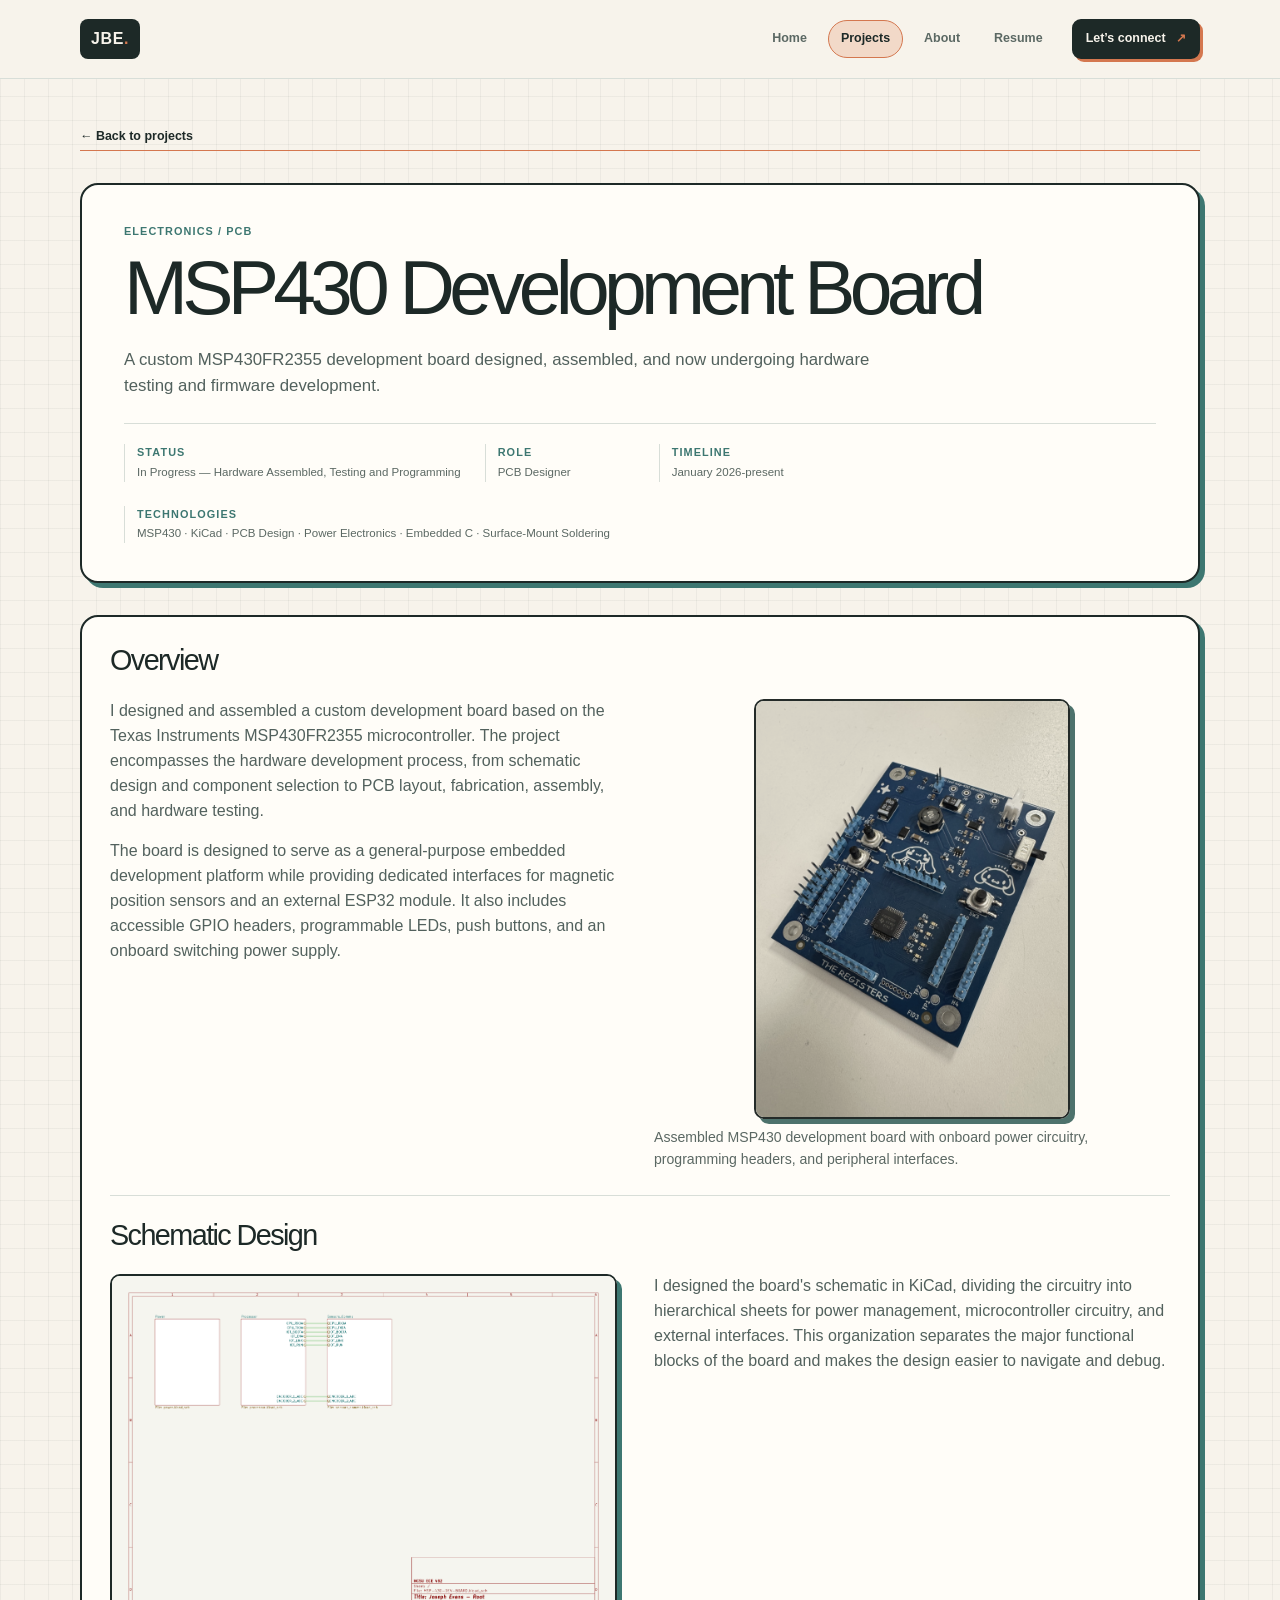
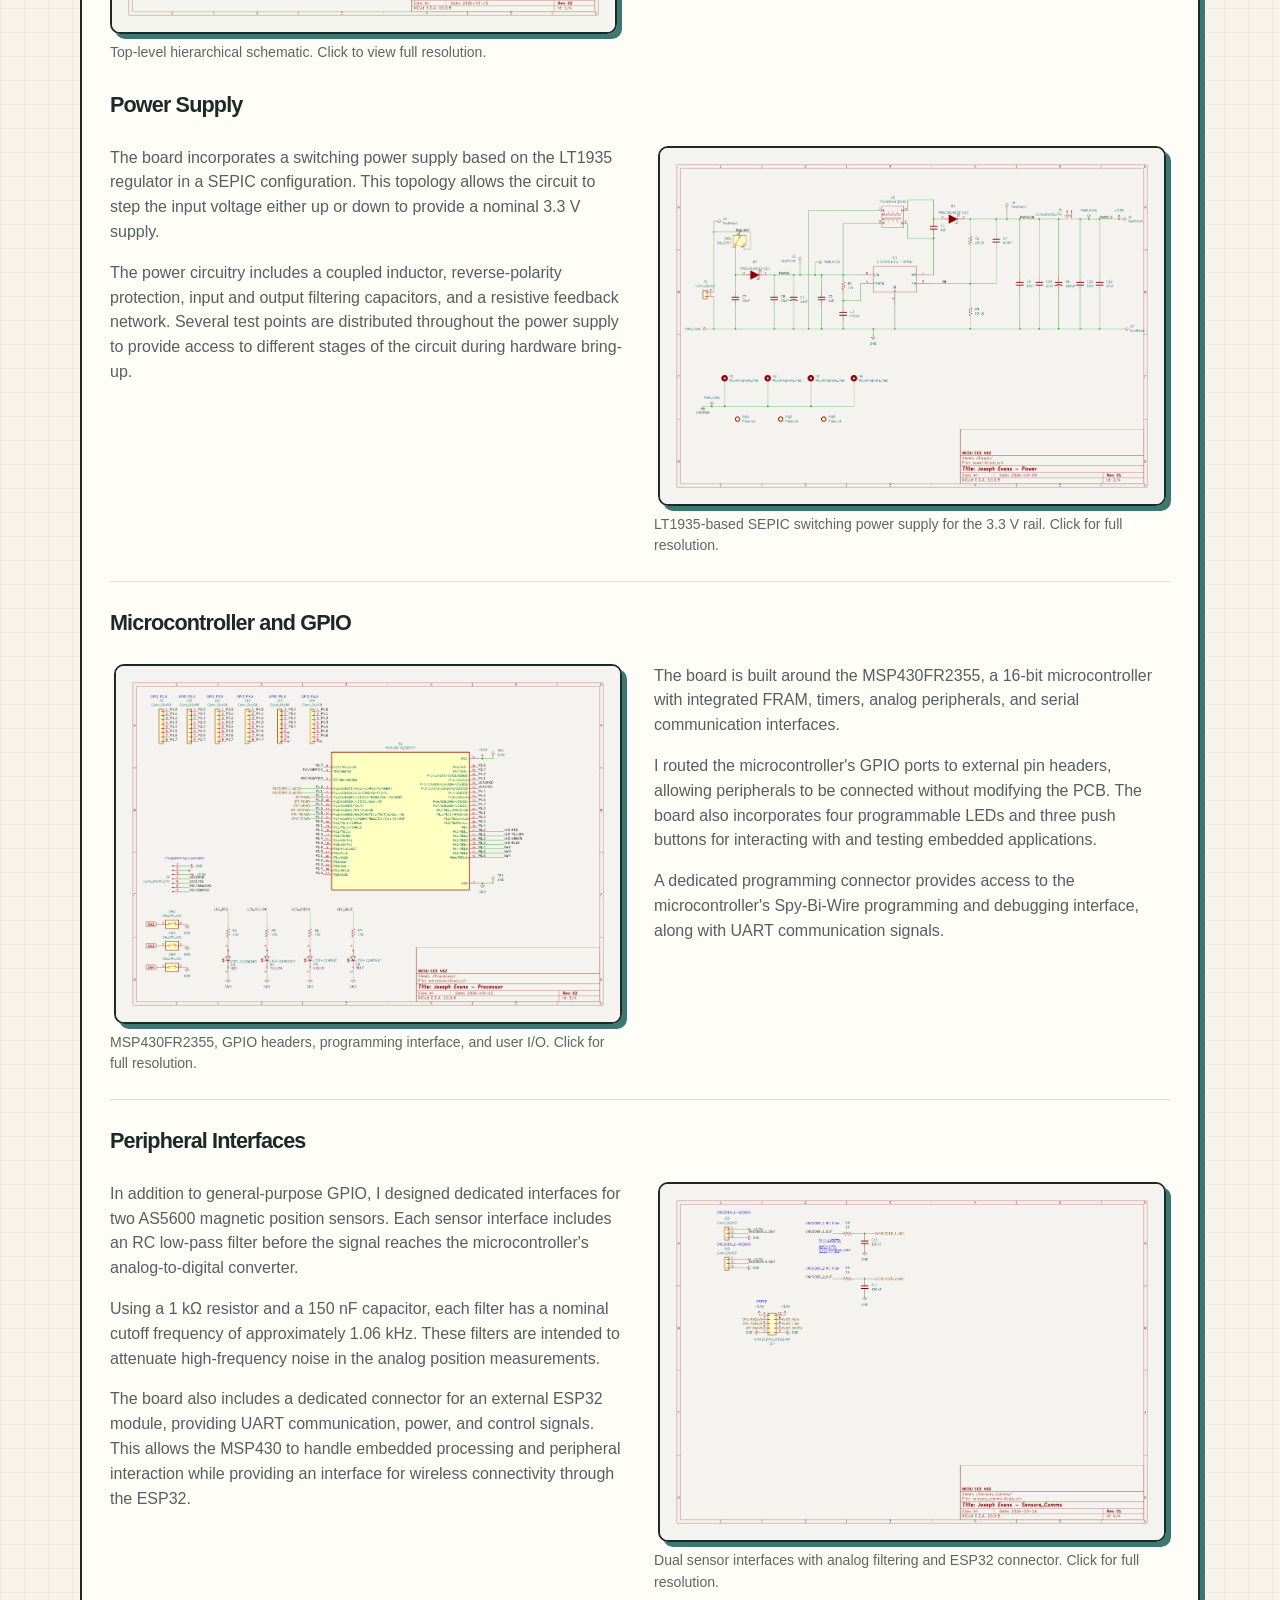
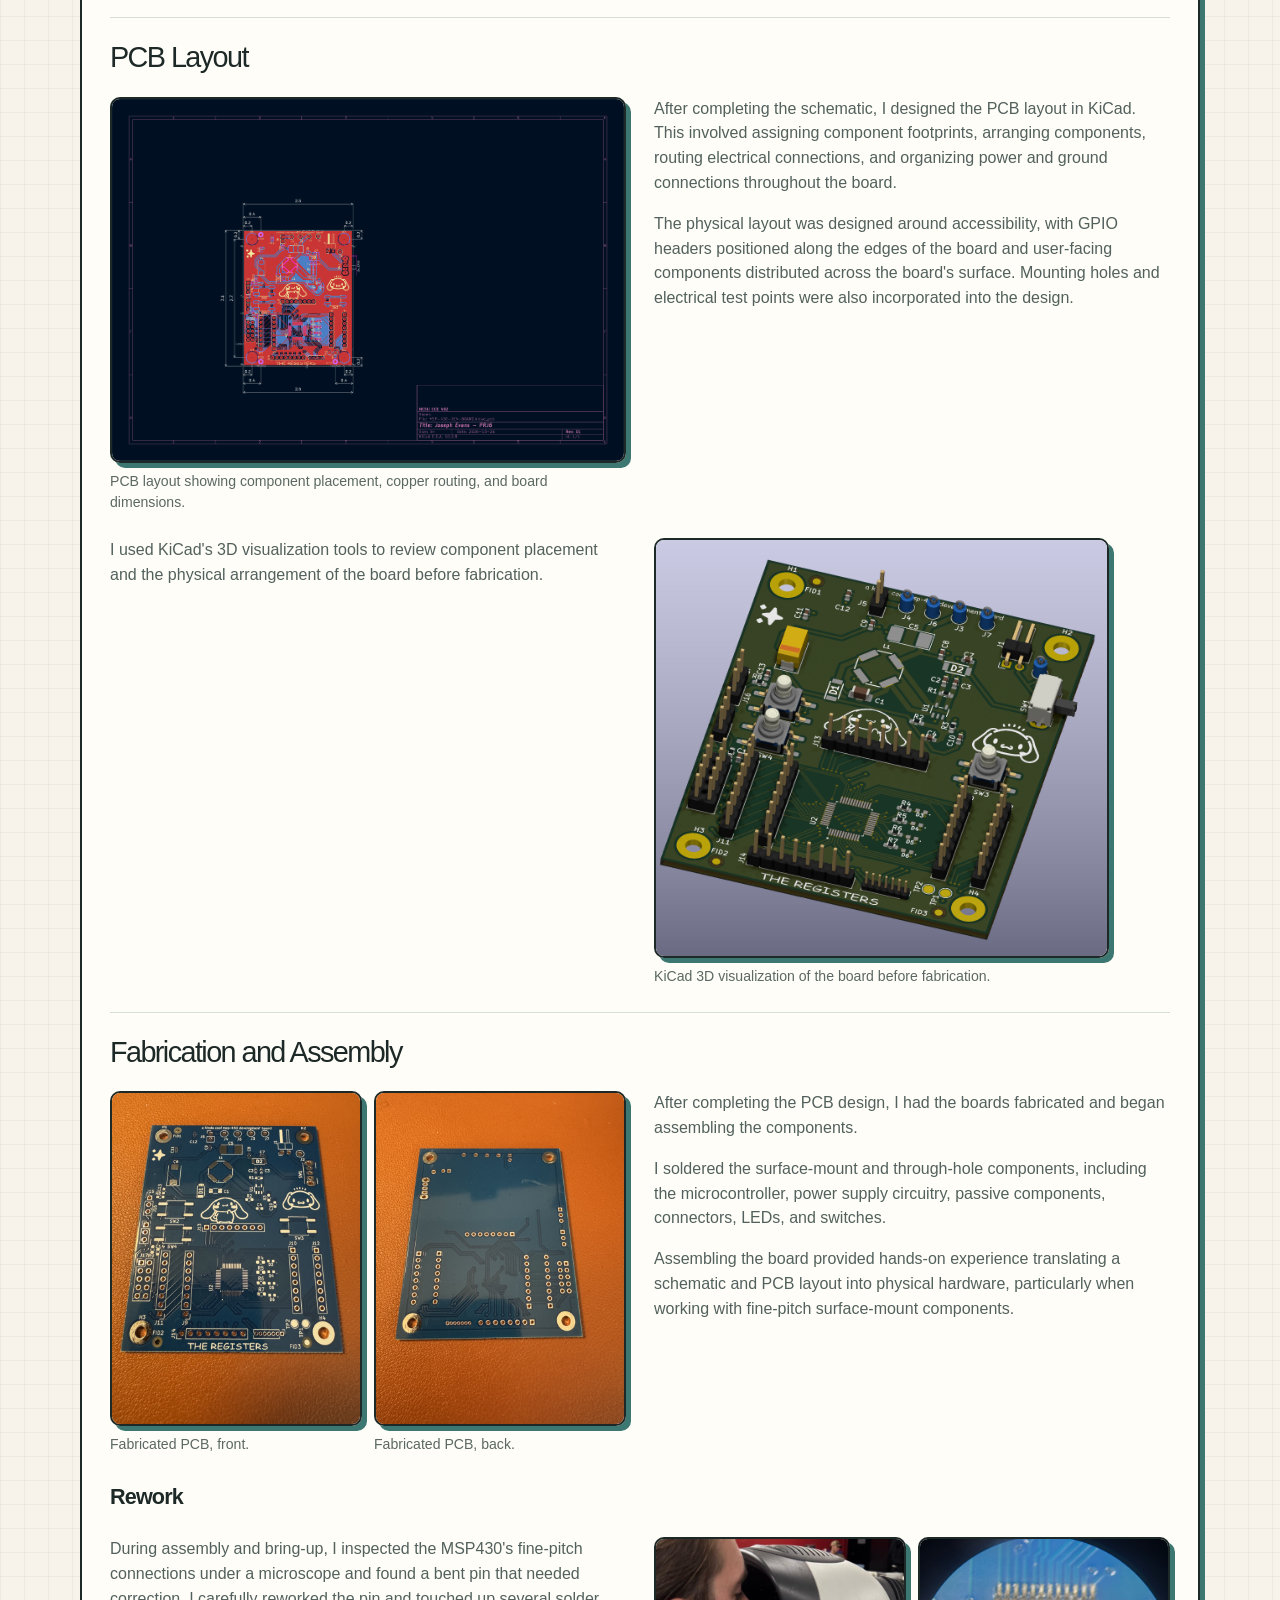
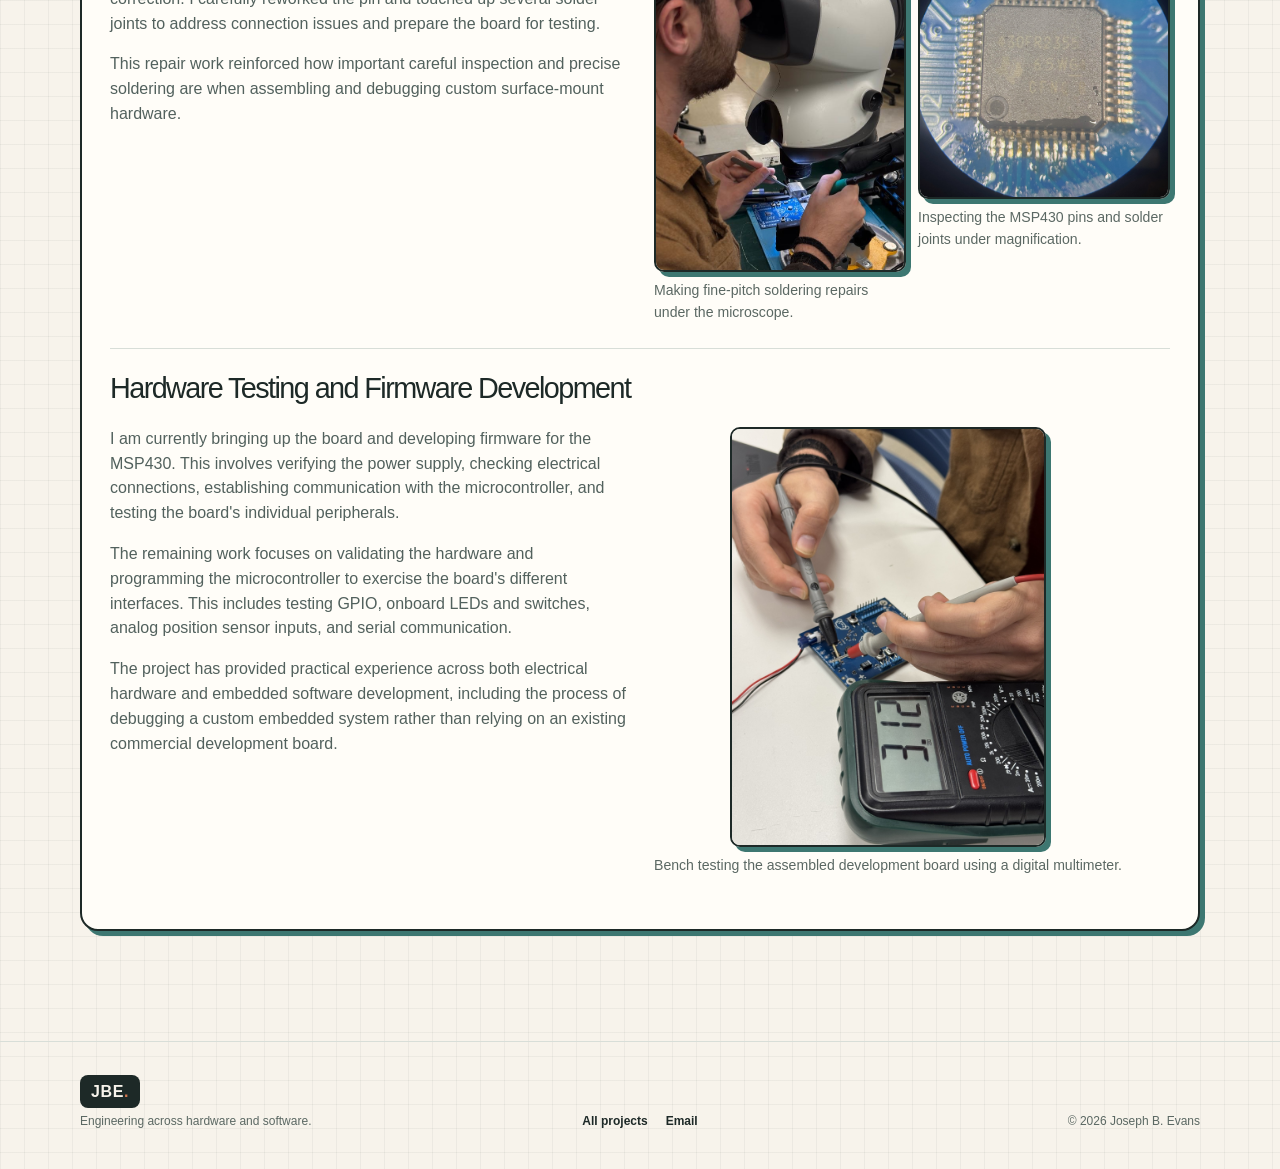
<file: projects/msp430-board.html>
<!doctype html>
<html lang="en">
<head>
  <meta charset="utf-8">
  <meta name="viewport" content="width=device-width, initial-scale=1">
  <meta name="description" content="A custom MSP430FR2355 development board designed and assembled by Joseph B. Evans, with hardware testing and firmware development underway.">
  <link rel="canonical" href="https://jobottherobot.github.io/projects/msp430-board.html">
  <meta name="robots" content="index, follow">
  <meta property="og:type" content="article">
  <meta property="og:title" content="MSP430 Development Board | Joseph B. Evans">
  <meta property="og:description" content="A custom MSP430FR2355 development board designed and assembled, with testing and firmware development underway.">
  <meta property="og:url" content="https://jobottherobot.github.io/projects/msp430-board.html">
  <meta property="og:image" content="https://jobottherobot.github.io/pictures/msp430-development-board/pcb-assembled.jpg">
  <meta name="twitter:card" content="summary">
  <title>MSP430 Development Board | Joseph B. Evans</title>
  <link rel="stylesheet" href="../style.css">
</head>
<body>
  <header class="site-header"><div class="container nav-wrap"><a class="wordmark" href="../index.html">JBE<span>.</span></a><nav class="site-nav"><a href="../index.html">Home</a><a class="active" href="../projects.html">Projects</a><a href="../about.html">About</a><a href="../resume.html">Resume</a><a class="nav-cta" href="../about.html#contact">Let’s connect <span>↗</span></a></nav></div></header>
  <main class="project-page-main container">
    <a class="text-link" href="../projects.html">← Back to projects</a>
    <section class="case-header project-case-header"><p class="page-label">Electronics / PCB</p><h1>MSP430 Development Board</h1><p class="lede">A custom MSP430FR2355 development board designed, assembled, and now undergoing hardware testing and firmware development.</p><div class="case-meta"><div><strong>Status</strong><span>In Progress — Hardware Assembled, Testing and Programming</span></div><div><strong>Role</strong><span>PCB Designer</span></div><div><strong>Timeline</strong><span>January 2026-present</span></div><div><strong>Technologies</strong><span>MSP430 · KiCad · PCB Design · Power Electronics · Embedded C · Surface-Mount Soldering</span></div></div></section>
    <div class="project-case-body">
      <section><h2>Overview</h2><div class="project-media-row">
        <div class="project-media-copy"><p>I designed and assembled a custom development board based on the Texas Instruments MSP430FR2355 microcontroller. The project encompasses the hardware development process, from schematic design and component selection to PCB layout, fabrication, assembly, and hardware testing.</p><p>The board is designed to serve as a general-purpose embedded development platform while providing dedicated interfaces for magnetic position sensors and an external ESP32 module. It also includes accessible GPIO headers, programmable LEDs, push buttons, and an onboard switching power supply.</p></div>
        <figure class="project-gallery-item project-media-figure"><img class="project-cover-image" src="../pictures/msp430-development-board/pcb-assembled.jpg" alt="Assembled MSP430FR2355 development board"><figcaption>Assembled MSP430 development board with onboard power circuitry, programming headers, and peripheral interfaces.</figcaption></figure>
      </div>
      </section>
      <section><h2>Schematic Design</h2><div class="project-media-row image-left">
        <div class="project-media-copy"><p>I designed the board's schematic in KiCad, dividing the circuitry into hierarchical sheets for power management, microcontroller circuitry, and external interfaces. This organization separates the major functional blocks of the board and makes the design easier to navigate and debug.</p></div>
        <figure class="project-gallery-item project-media-figure"><a href="../pictures/msp430-development-board/schematic-system-overview.png"><img class="project-schematic-photo" src="../pictures/msp430-development-board/schematic-system-overview.png" alt="Top-level hierarchical schematic connecting the board's major subsystems"></a><figcaption>Top-level hierarchical schematic. Click to view full resolution.</figcaption></figure>
      </div>
        <div class="project-inline-subsection"><h3>Power Supply</h3><div class="project-media-row">
          <div class="project-media-copy"><p>The board incorporates a switching power supply based on the LT1935 regulator in a SEPIC configuration. This topology allows the circuit to step the input voltage either up or down to provide a nominal 3.3 V supply.</p><p>The power circuitry includes a coupled inductor, reverse-polarity protection, input and output filtering capacitors, and a resistive feedback network. Several test points are distributed throughout the power supply to provide access to different stages of the circuit during hardware bring-up.</p></div>
          <figure class="project-gallery-item project-media-figure"><a href="../pictures/msp430-development-board/schematic-power-supply.png"><img class="project-schematic-photo" src="../pictures/msp430-development-board/schematic-power-supply.png" alt="LT1935-based SEPIC switching power supply designed to generate a 3.3 volt rail"></a><figcaption>LT1935-based SEPIC switching power supply for the 3.3 V rail. Click for full resolution.</figcaption></figure>
        </div>
        </div>
        <div class="project-inline-subsection"><h3>Microcontroller and GPIO</h3><div class="project-media-row image-left">
          <div class="project-media-copy"><p>The board is built around the MSP430FR2355, a 16-bit microcontroller with integrated FRAM, timers, analog peripherals, and serial communication interfaces.</p><p>I routed the microcontroller's GPIO ports to external pin headers, allowing peripherals to be connected without modifying the PCB. The board also incorporates four programmable LEDs and three push buttons for interacting with and testing embedded applications.</p><p>A dedicated programming connector provides access to the microcontroller's Spy-Bi-Wire programming and debugging interface, along with UART communication signals.</p></div>
          <figure class="project-gallery-item project-media-figure"><a href="../pictures/msp430-development-board/schematic-microcontroller.png"><img class="project-schematic-photo" src="../pictures/msp430-development-board/schematic-microcontroller.png" alt="MSP430FR2355 circuitry, GPIO breakout headers, programming interface, LEDs, and push buttons"></a><figcaption>MSP430FR2355, GPIO headers, programming interface, and user I/O. Click for full resolution.</figcaption></figure>
        </div>
        </div>
        <div class="project-inline-subsection"><h3>Peripheral Interfaces</h3><div class="project-media-row">
          <div class="project-media-copy"><p>In addition to general-purpose GPIO, I designed dedicated interfaces for two AS5600 magnetic position sensors. Each sensor interface includes an RC low-pass filter before the signal reaches the microcontroller's analog-to-digital converter.</p><p>Using a 1 kΩ resistor and a 150 nF capacitor, each filter has a nominal cutoff frequency of approximately 1.06 kHz. These filters are intended to attenuate high-frequency noise in the analog position measurements.</p><p>The board also includes a dedicated connector for an external ESP32 module, providing UART communication, power, and control signals. This allows the MSP430 to handle embedded processing and peripheral interaction while providing an interface for wireless connectivity through the ESP32.</p></div>
          <figure class="project-gallery-item project-media-figure"><a href="../pictures/msp430-development-board/schematic-peripherals.png"><img class="project-schematic-photo" src="../pictures/msp430-development-board/schematic-peripherals.png" alt="Dual magnetic position sensor interfaces with analog filtering and an external ESP32 connector"></a><figcaption>Dual sensor interfaces with analog filtering and ESP32 connector. Click for full resolution.</figcaption></figure>
        </div>
        </div>
      </section>
      <section><h2>PCB Layout</h2><div class="project-media-row image-left">
        <div class="project-media-copy"><p>After completing the schematic, I designed the PCB layout in KiCad. This involved assigning component footprints, arranging components, routing electrical connections, and organizing power and ground connections throughout the board.</p><p>The physical layout was designed around accessibility, with GPIO headers positioned along the edges of the board and user-facing components distributed across the board's surface. Mounting holes and electrical test points were also incorporated into the design.</p></div>
        <figure class="project-gallery-item project-media-figure"><img class="project-contained-photo" src="../pictures/msp430-development-board/pcb-layout.png" alt="MSP430 development board PCB layout showing component placement, copper routing, and board dimensions"><figcaption>PCB layout showing component placement, copper routing, and board dimensions.</figcaption></figure>
      </div>
      <div class="project-media-row">
        <div class="project-media-copy"><p>I used KiCad's 3D visualization tools to review component placement and the physical arrangement of the board before fabrication.</p></div>
        <figure class="project-gallery-item project-media-figure"><img class="project-contained-photo" src="../pictures/msp430-development-board/pcb-3d-render.png" alt="KiCad 3D visualization of the MSP430 development board before fabrication"><figcaption>KiCad 3D visualization of the board before fabrication.</figcaption></figure>
      </div>
      </section>
      <section><h2>Fabrication and Assembly</h2><div class="project-media-row image-left">
        <div class="project-media-copy"><p>After completing the PCB design, I had the boards fabricated and began assembling the components.</p><p>I soldered the surface-mount and through-hole components, including the microcontroller, power supply circuitry, passive components, connectors, LEDs, and switches.</p><p>Assembling the board provided hands-on experience translating a schematic and PCB layout into physical hardware, particularly when working with fine-pitch surface-mount components.</p></div>
        <div class="project-photo-pair">
          <figure class="project-gallery-item"><img class="project-contained-photo" src="../pictures/msp430-development-board/pcb-bare-front.jpg" alt="Front of the fabricated MSP430 development board before component assembly"><figcaption>Fabricated PCB, front.</figcaption></figure>
          <figure class="project-gallery-item"><img class="project-contained-photo" src="../pictures/msp430-development-board/pcb-bare-back.jpg" alt="Reverse side of the fabricated MSP430 development board"><figcaption>Fabricated PCB, back.</figcaption></figure>
        </div>
      </div>
        <div class="project-inline-subsection"><h3>Rework</h3><div class="project-media-row">
          <div class="project-media-copy"><p>During assembly and bring-up, I inspected the MSP430's fine-pitch connections under a microscope and found a bent pin that needed correction. I carefully reworked the pin and touched up several solder joints to address connection issues and prepare the board for testing.</p><p>This repair work reinforced how important careful inspection and precise soldering are when assembling and debugging custom surface-mount hardware.</p></div>
          <div class="project-photo-pair">
            <figure class="project-gallery-item"><img class="project-contained-photo" src="../pictures/msp430-development-board/soldering-microscope.jpg" alt="Joseph making fine-pitch soldering repairs under a microscope"><figcaption>Making fine-pitch soldering repairs under the microscope.</figcaption></figure>
            <figure class="project-gallery-item"><img class="project-contained-photo" src="../pictures/msp430-development-board/soldering-msp430-microscope.jpg" alt="Close-up of the MSP430 microcontroller inspected under a microscope"><figcaption>Inspecting the MSP430 pins and solder joints under magnification.</figcaption></figure>
          </div>
        </div></div>
      </section>
      <section><h2>Hardware Testing and Firmware Development</h2><div class="project-media-row">
        <div class="project-media-copy"><p>I am currently bringing up the board and developing firmware for the MSP430. This involves verifying the power supply, checking electrical connections, establishing communication with the microcontroller, and testing the board's individual peripherals.</p><p>The remaining work focuses on validating the hardware and programming the microcontroller to exercise the board's different interfaces. This includes testing GPIO, onboard LEDs and switches, analog position sensor inputs, and serial communication.</p><p>The project has provided practical experience across both electrical hardware and embedded software development, including the process of debugging a custom embedded system rather than relying on an existing commercial development board.</p></div>
        <figure class="project-gallery-item project-media-figure"><img class="project-contained-photo" src="../pictures/msp430-development-board/pcb-bench-testing.jpg" alt="Bench testing the assembled MSP430 development board with a digital multimeter"><figcaption>Bench testing the assembled development board using a digital multimeter.</figcaption></figure>
      </div>
      </section>
    </div>
  </main>
  <footer class="site-footer"><div class="container footer-grid"><div><a class="wordmark" href="../index.html">JBE<span>.</span></a><p>Engineering across hardware and software.</p></div><div class="footer-links"><a href="../projects.html">All projects</a><a href="mailto:josephbryantevans@gmail.com">Email</a></div><p class="copyright">© 2026 Joseph B. Evans</p></div></footer>
</body>
</html>
</file>
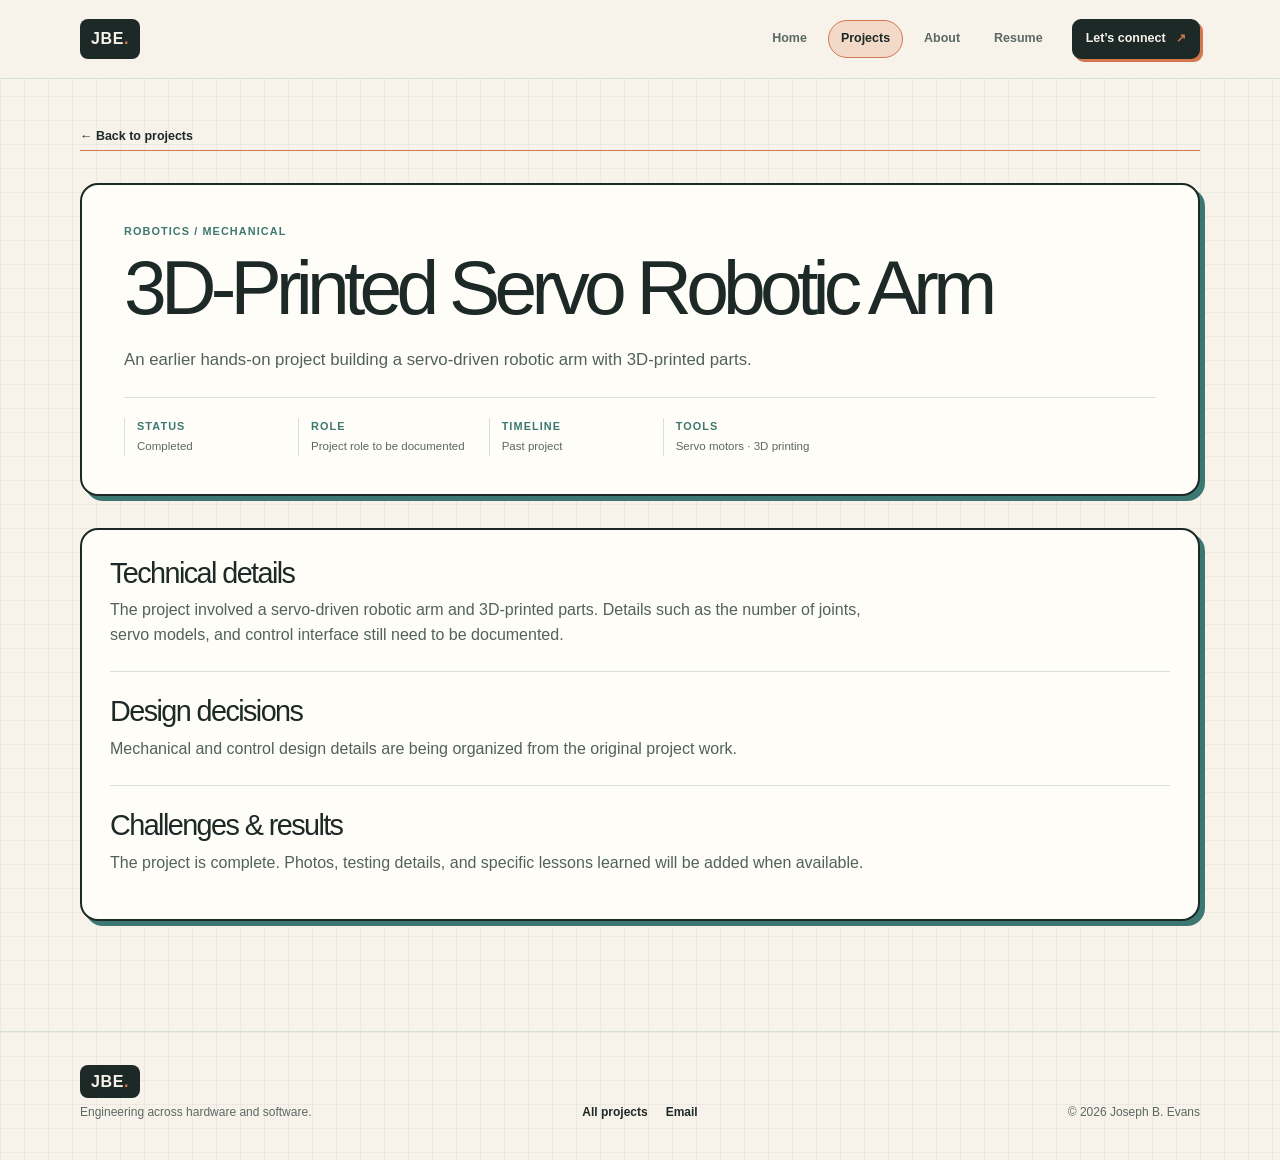
<file: projects/servo-robotic-arm.html>
<!doctype html>
<html lang="en">
<head>
  <meta charset="utf-8">
  <meta name="viewport" content="width=device-width, initial-scale=1">
  <meta name="description" content="A completed hands-on project building a 3D-printed, servo-driven robotic arm.">
  <link rel="canonical" href="https://jobottherobot.github.io/projects/servo-robotic-arm.html">
  <meta name="robots" content="index, follow">
  <meta property="og:type" content="article">
  <meta property="og:title" content="3D-Printed Servo Robotic Arm | Joseph B. Evans">
  <meta property="og:description" content="An earlier hands-on project with a servo-driven robotic arm and 3D-printed parts.">
  <meta property="og:url" content="https://jobottherobot.github.io/projects/servo-robotic-arm.html">
  <meta name="twitter:card" content="summary">
  <title>3D-Printed Servo Robotic Arm | Joseph B. Evans</title>
  <link rel="stylesheet" href="../style.css">
</head>
<body>
  <header class="site-header"><div class="container nav-wrap"><a class="wordmark" href="../index.html">JBE<span>.</span></a><nav class="site-nav"><a href="../index.html">Home</a><a class="active" href="../projects.html">Projects</a><a href="../about.html">About</a><a href="../resume.html">Resume</a><a class="nav-cta" href="../about.html#contact">Let’s connect <span>↗</span></a></nav></div></header>
  <main class="project-page-main container">
    <a class="text-link" href="../projects.html">← Back to projects</a>
    <section class="case-header project-case-header"><p class="page-label">Robotics / Mechanical</p><h1>3D-Printed Servo Robotic Arm</h1><p class="lede">An earlier hands-on project building a servo-driven robotic arm with 3D-printed parts.</p><div class="case-meta"><div><strong>Status</strong><span>Completed</span></div><div><strong>Role</strong><span>Project role to be documented</span></div><div><strong>Timeline</strong><span>Past project</span></div><div><strong>Tools</strong><span>Servo motors · 3D printing</span></div></div></section>
    <section class="project-case-body"><section><h2>Technical details</h2><p>The project involved a servo-driven robotic arm and 3D-printed parts. Details such as the number of joints, servo models, and control interface still need to be documented.</p></section><section><h2>Design decisions</h2><p>Mechanical and control design details are being organized from the original project work.</p></section><section><h2>Challenges &amp; results</h2><p>The project is complete. Photos, testing details, and specific lessons learned will be added when available.</p></section></section>
  </main>
  <footer class="site-footer"><div class="container footer-grid"><div><a class="wordmark" href="../index.html">JBE<span>.</span></a><p>Engineering across hardware and software.</p></div><div class="footer-links"><a href="../projects.html">All projects</a><a href="mailto:josephbryantevans@gmail.com">Email</a></div><p class="copyright">© 2026 Joseph B. Evans</p></div></footer>
</body>
</html>
</file>
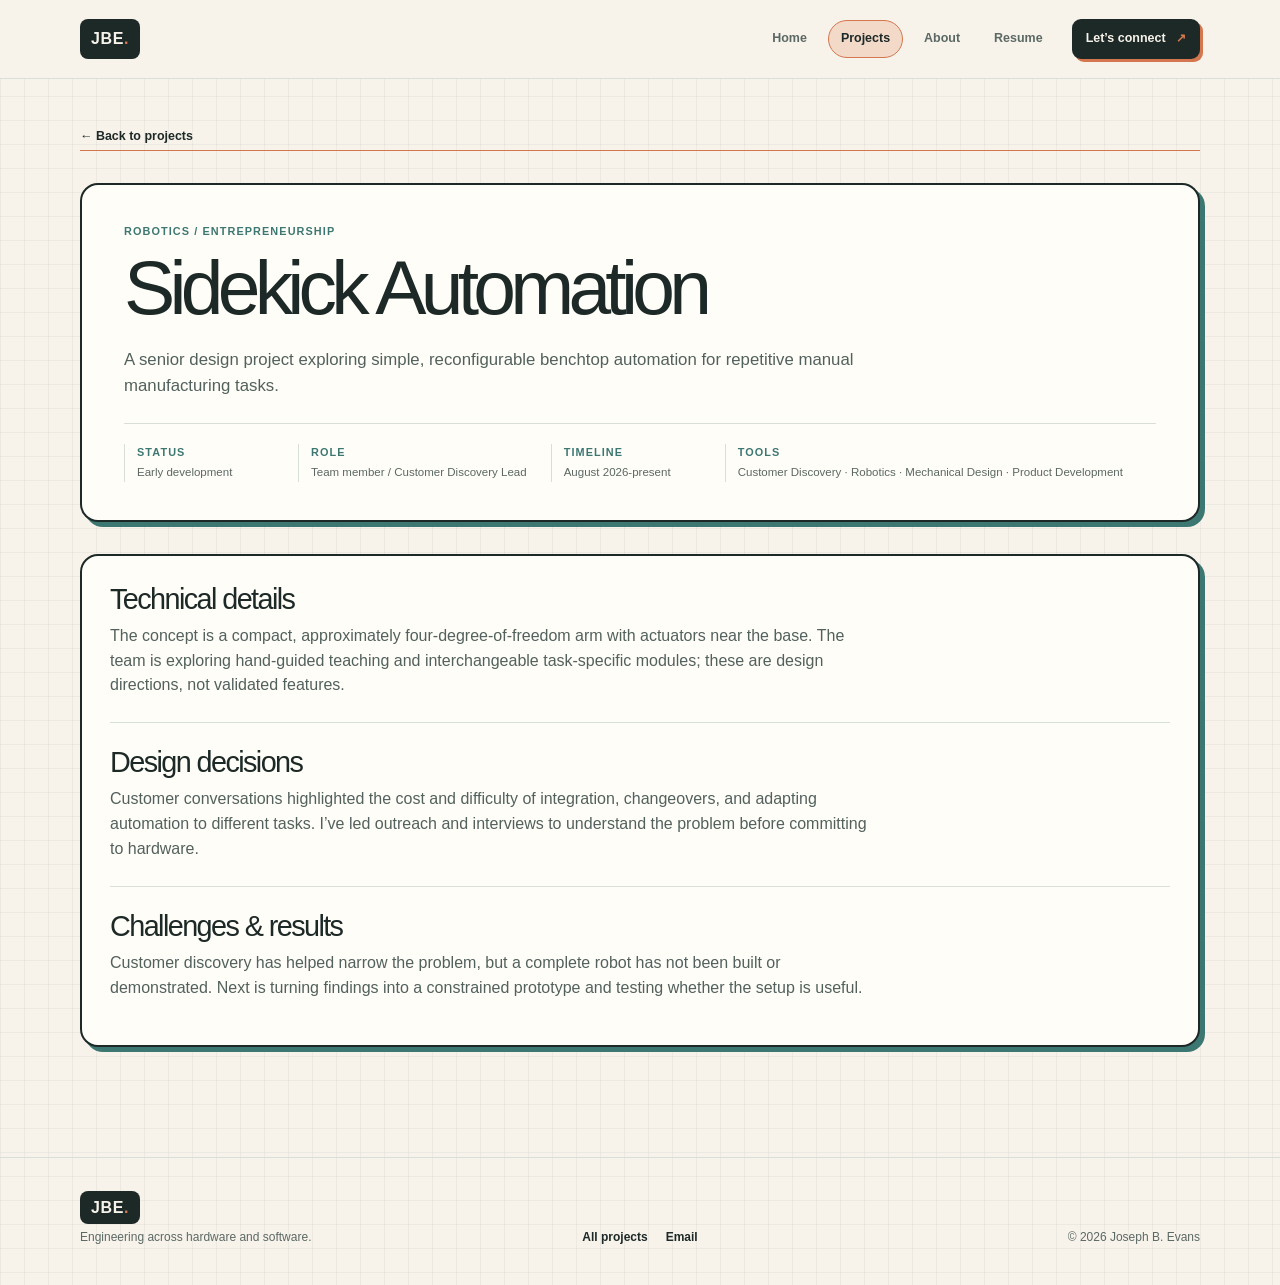
<file: projects/sidekick-automation.html>
<!doctype html>
<html lang="en">
<head>
  <meta charset="utf-8">
  <meta name="viewport" content="width=device-width, initial-scale=1">
  <meta name="description" content="An early-stage project exploring reconfigurable benchtop automation for repetitive manufacturing tasks.">
  <link rel="canonical" href="https://jobottherobot.github.io/projects/sidekick-automation.html">
  <meta name="robots" content="index, follow">
  <meta property="og:type" content="article">
  <meta property="og:title" content="Sidekick Automation | Joseph B. Evans">
  <meta property="og:description" content="Customer discovery and early design for compact, reconfigurable benchtop automation.">
  <meta property="og:url" content="https://jobottherobot.github.io/projects/sidekick-automation.html">
  <meta name="twitter:card" content="summary">
  <title>Sidekick Automation | Joseph B. Evans</title>
  <link rel="stylesheet" href="../style.css">
</head>
<body>
  <header class="site-header"><div class="container nav-wrap"><a class="wordmark" href="../index.html">JBE<span>.</span></a><nav class="site-nav"><a href="../index.html">Home</a><a class="active" href="../projects.html">Projects</a><a href="../about.html">About</a><a href="../resume.html">Resume</a><a class="nav-cta" href="../about.html#contact">Let’s connect <span>↗</span></a></nav></div></header>
  <main class="project-page-main container">
    <a class="text-link" href="../projects.html">← Back to projects</a>
    <section class="case-header project-case-header"><p class="page-label">Robotics / Entrepreneurship</p><h1>Sidekick Automation</h1><p class="lede">A senior design project exploring simple, reconfigurable benchtop automation for repetitive manual manufacturing tasks.</p><div class="case-meta"><div><strong>Status</strong><span>Early development</span></div><div><strong>Role</strong><span>Team member / Customer Discovery Lead</span></div><div><strong>Timeline</strong><span>August 2026-present</span></div><div><strong>Tools</strong><span>Customer Discovery · Robotics · Mechanical Design · Product Development</span></div></div></section>
    <section class="project-case-body"><section><h2>Technical details</h2><p>The concept is a compact, approximately four-degree-of-freedom arm with actuators near the base. The team is exploring hand-guided teaching and interchangeable task-specific modules; these are design directions, not validated features.</p></section><section><h2>Design decisions</h2><p>Customer conversations highlighted the cost and difficulty of integration, changeovers, and adapting automation to different tasks. I’ve led outreach and interviews to understand the problem before committing to hardware.</p></section><section><h2>Challenges &amp; results</h2><p>Customer discovery has helped narrow the problem, but a complete robot has not been built or demonstrated. Next is turning findings into a constrained prototype and testing whether the setup is useful.</p></section></section>
  </main>
  <footer class="site-footer"><div class="container footer-grid"><div><a class="wordmark" href="../index.html">JBE<span>.</span></a><p>Engineering across hardware and software.</p></div><div class="footer-links"><a href="../projects.html">All projects</a><a href="mailto:josephbryantevans@gmail.com">Email</a></div><p class="copyright">© 2026 Joseph B. Evans</p></div></footer>
</body>
</html>
</file>
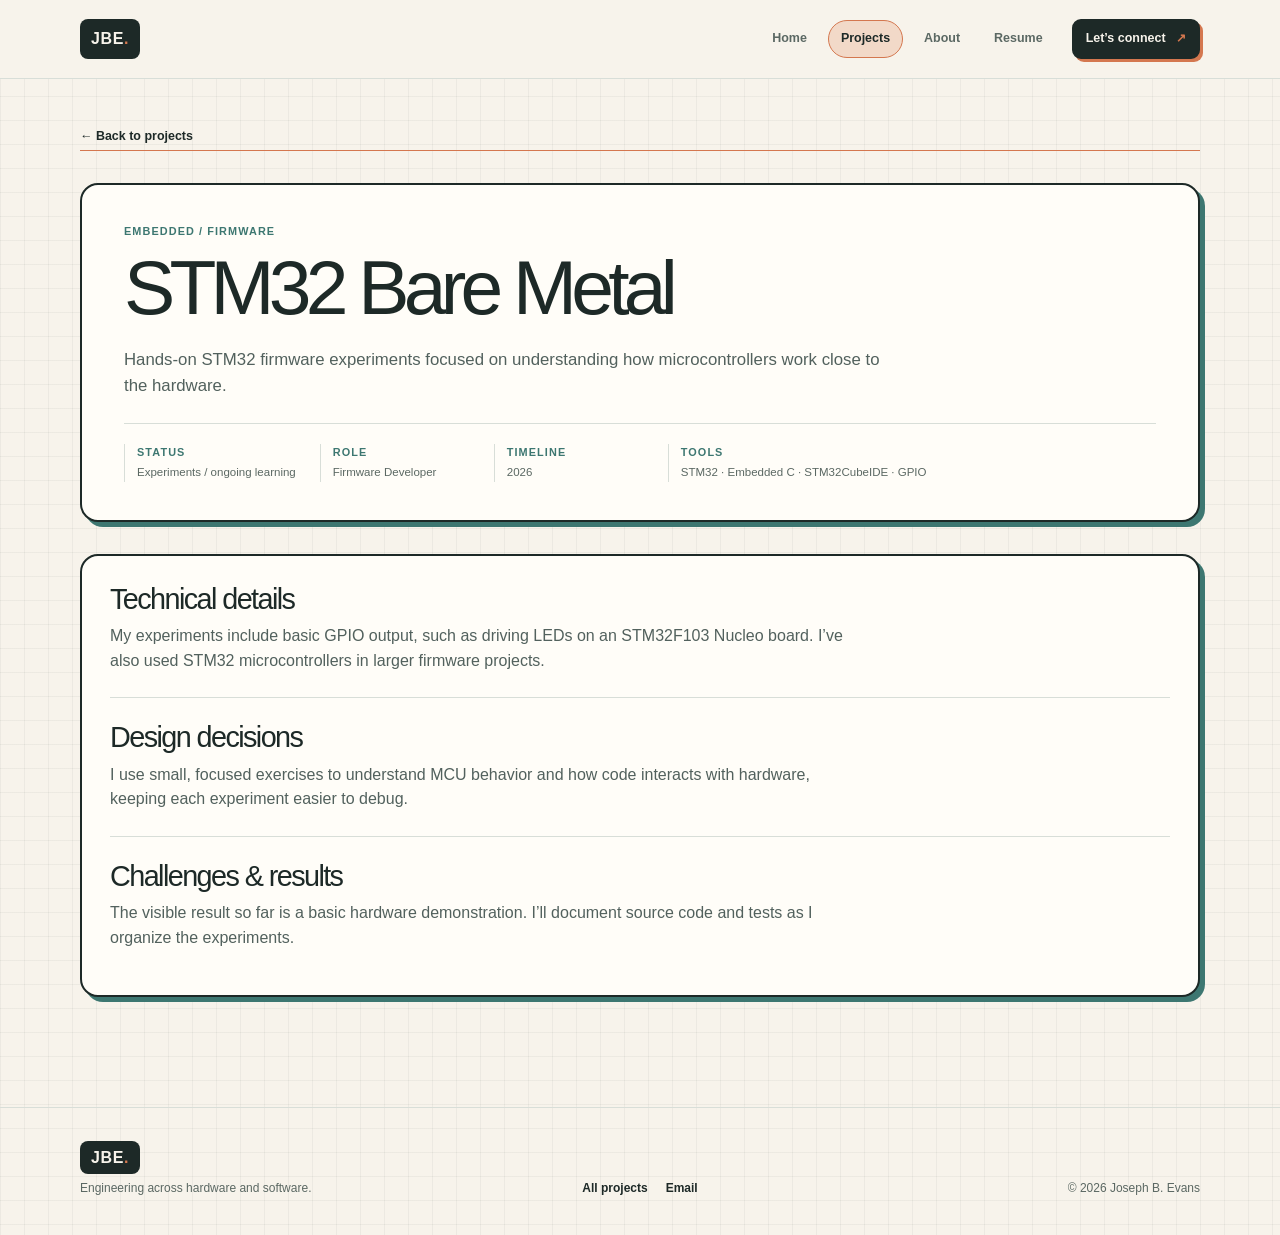
<file: projects/stm32-bare-metal.html>
<!doctype html>
<html lang="en">
<head>
  <meta charset="utf-8">
  <meta name="viewport" content="width=device-width, initial-scale=1">
  <meta name="description" content="STM32 bare-metal firmware experiments exploring microcontroller hardware and GPIO.">
  <link rel="canonical" href="https://jobottherobot.github.io/projects/stm32-bare-metal.html">
  <meta name="robots" content="index, follow">
  <meta property="og:type" content="article">
  <meta property="og:title" content="STM32 Bare Metal | Joseph B. Evans">
  <meta property="og:description" content="Small STM32 firmware experiments focused on understanding microcontrollers close to the hardware.">
  <meta property="og:url" content="https://jobottherobot.github.io/projects/stm32-bare-metal.html">
  <meta name="twitter:card" content="summary">
  <title>STM32 Bare Metal | Joseph B. Evans</title>
  <link rel="stylesheet" href="../style.css">
</head>
<body>
  <header class="site-header"><div class="container nav-wrap"><a class="wordmark" href="../index.html">JBE<span>.</span></a><nav class="site-nav"><a href="../index.html">Home</a><a class="active" href="../projects.html">Projects</a><a href="../about.html">About</a><a href="../resume.html">Resume</a><a class="nav-cta" href="../about.html#contact">Let’s connect <span>↗</span></a></nav></div></header>
  <main class="project-page-main container">
    <a class="text-link" href="../projects.html">← Back to projects</a>
    <section class="case-header project-case-header"><p class="page-label">Embedded / Firmware</p><h1>STM32 Bare Metal</h1><p class="lede">Hands-on STM32 firmware experiments focused on understanding how microcontrollers work close to the hardware.</p><div class="case-meta"><div><strong>Status</strong><span>Experiments / ongoing learning</span></div><div><strong>Role</strong><span>Firmware Developer</span></div><div><strong>Timeline</strong><span>2026</span></div><div><strong>Tools</strong><span>STM32 · Embedded C · STM32CubeIDE · GPIO</span></div></div></section>
    <section class="project-case-body"><section><h2>Technical details</h2><p>My experiments include basic GPIO output, such as driving LEDs on an STM32F103 Nucleo board. I’ve also used STM32 microcontrollers in larger firmware projects.</p></section><section><h2>Design decisions</h2><p>I use small, focused exercises to understand MCU behavior and how code interacts with hardware, keeping each experiment easier to debug.</p></section><section><h2>Challenges &amp; results</h2><p>The visible result so far is a basic hardware demonstration. I’ll document source code and tests as I organize the experiments.</p></section></section>
  </main>
  <footer class="site-footer"><div class="container footer-grid"><div><a class="wordmark" href="../index.html">JBE<span>.</span></a><p>Engineering across hardware and software.</p></div><div class="footer-links"><a href="../projects.html">All projects</a><a href="mailto:josephbryantevans@gmail.com">Email</a></div><p class="copyright">© 2026 Joseph B. Evans</p></div></footer>
</body>
</html>
</file>
<file: style.css>
:root {
  --cream: #f7f3eb;
  --paper: #fffdf8;
  --ink: #1d2927;
  --muted: #5b6863;
  --line: #d8ded8;
  --orange: #d4774f;
  --orange-light: #f2d9c8;
  --turquoise: #8bb9b1;
  --turquoise-dark: #3d7771;
  --sans: "Helvetica Neue", Helvetica, sans-serif;
  --serif: Georgia, serif;
}

* { box-sizing: border-box; }
html { scroll-behavior: smooth; }
body {
  margin: 0;
  background: var(--cream);
  background-image:
    linear-gradient(rgba(107,119,114,.08) 1px, transparent 1px),
    linear-gradient(90deg, rgba(107,119,114,.08) 1px, transparent 1px);
  background-size: 24px 24px;
  color: var(--ink);
  font-family: var(--sans);
  line-height: 1.55;
}
a { color: inherit; text-decoration: none; }
img { display: block; max-width: 100%; }
.container { width: min(1120px, calc(100% - 48px)); margin: 0 auto; }

.site-header {
  border-bottom: 1px solid var(--line);
  background: var(--cream);
}
.nav-wrap {
  min-height: 78px;
  display: flex;
  align-items: center;
  justify-content: space-between;
}
.wordmark {
  background: var(--ink);
  border-radius: 8px;
  color: var(--cream);
  font-size: 1rem;
  font-weight: 800;
  letter-spacing: .04em;
  padding: 8px 11px;
}
.wordmark span { color: var(--orange); }
.site-nav { display: flex; align-items: center; gap: 8px; }
.site-nav a {
  color: var(--muted);
  border: 1px solid transparent;
  border-radius: 999px;
  font-size: .78rem;
  font-weight: 700;
  padding: 8px 12px;
}
.site-nav a:hover,
.site-nav .active {
  background: var(--orange-light);
  border-color: var(--orange);
  color: var(--ink);
}
.site-nav .nav-cta {
  background: var(--ink);
  border: 2px solid var(--ink);
  border-radius: 9px;
  color: var(--cream);
  box-shadow: 3px 3px 0 var(--orange);
  margin-left: 8px;
}
.nav-cta span,
.text-link span,
.button span { color: var(--orange); margin-left: 7px; }

h1, h2, h3, p { margin-top: 0; }
h1 {
  font-size: clamp(3rem, 6vw, 5.2rem);
  font-weight: 400;
  letter-spacing: -.075em;
  line-height: .96;
  margin-bottom: 22px;
}
h1 em {
  color: var(--orange);
  font-family: var(--serif);
  font-style: normal;
  font-weight: 700;
  letter-spacing: -.035em;
  margin-inline: .02em;
}
h2 {
  font-size: clamp(1.8rem, 3.5vw, 3rem);
  font-weight: 400;
  letter-spacing: -.055em;
  line-height: 1.05;
}
.lede { color: var(--muted); font-size: 1.05rem; max-width: 650px; }
.section-kicker,
.page-label,
.card-meta,
.visual-note,
.block-label,
.case-meta strong,
.block-date {
  color: var(--turquoise-dark);
  font-family: var(--sans);
  font-size: .68rem;
  font-weight: 700;
  letter-spacing: .1em;
  text-transform: uppercase;
}

.hero-reference {
  min-height: 0;
  display: flex;
  align-items: center;
  padding: 64px 0;
}
.hero-reference-content {
  display: grid;
  grid-template-columns: minmax(0, 1.08fr) minmax(320px, .92fr);
  gap: 7%;
  align-items: center;
}
.hero-reference-kicker {
  color: var(--muted);
  font-family: var(--sans);
  font-size: .68rem;
  font-weight: 700;
  letter-spacing: .1em;
  margin-bottom: 18px;
  text-transform: uppercase;
}
.status-dot {
  display: inline-block;
  width: 7px;
  height: 7px;
  margin-right: 8px;
  border-radius: 50%;
  background: var(--turquoise-dark);
}
.hero-reference h1 {
  max-width: 760px;
  font-size: clamp(3.4rem, 6.4vw, 5.8rem);
}
.hero-role {
  color: var(--orange);
  font-family: var(--serif);
  font-size: clamp(1.6rem, 3vw, 2.5rem);
  font-weight: 700;
  margin: -8px 0 18px;
}
.hero-reference-lede { color: var(--muted); max-width: 650px; }
.hero-reference-media {
  background: var(--paper);
  border: 2px solid var(--ink);
  border-radius: 18px;
  box-shadow: 6px 6px 0 var(--orange);
  height: 300px;
  width: 100%;
  max-width: 300px;
  justify-self: start;
  overflow: hidden;
  padding: 10px;
}
.hero-profile-photo img {
  display: block;
  width: 100%;
  height: auto;
  border: 1px solid var(--ink);
  border-radius: 10px;
  object-fit: contain;
}
.hero-reference-media.hero-profile-photo {
  width: min(330px, 100%);
  max-width: 330px;
  height: auto;
}
.hero-reference-image {
  width: 100%;
  height: 100%;
  border: 1px solid var(--ink);
  border-radius: 12px;
  object-fit: cover;
  filter: sepia(.12) saturate(.82) contrast(.96) brightness(.97);
}
.hero-actions { display: flex; align-items: center; gap: 24px; margin-top: 30px; }
.button {
  display: inline-block;
  border-radius: 9px;
  font-size: .78rem;
  font-weight: 700;
  padding: 13px 18px;
}
.button-dark {
  background: var(--ink);
  border: 2px solid var(--ink);
  color: var(--cream);
  box-shadow: 3px 3px 0 var(--orange);
}
.text-link {
  border-bottom: 1px solid var(--orange);
  font-size: .78rem;
  font-weight: 700;
  padding-bottom: 4px;
}

.home-overview {
  width: min(1120px, calc(100% - 48px));
  margin: 0 auto 20px;
  padding: 34px 38px;
  background: var(--paper);
  border: 2px solid var(--ink);
  border-radius: 18px;
  box-shadow: 5px 5px 0 var(--turquoise-dark);
}
.home-overview-grid {
  width: 100%;
  display: grid;
  grid-template-columns: 180px 1fr;
  gap: 32px;
  align-items: start;
}
.home-overview-grid > div > p {
  max-width: 760px;
  color: var(--muted);
  margin-bottom: 0;
}
.home-overview-grid .hero-actions {
  margin-top: 22px;
}

.intro-strip {
  background: transparent;
  border-top: 1px solid var(--line);
  border-bottom: 1px solid var(--line);
  border-radius: 0;
  width: min(1120px, calc(100% - 48px));
  margin: 0 auto;
  padding: 48px 0;
  box-shadow: none;
}
.intro-grid {
  display: grid;
  grid-template-columns: .5fr 1.25fr 1fr;
  gap: 44px;
  align-items: start;
}
.intro-grid h2 { font-size: clamp(1.8rem, 3vw, 2.7rem); margin: 0; }
.intro-grid p { color: var(--muted); font-size: 1rem; margin: 0; }
.interest-tags { display: flex; flex-wrap: wrap; gap: 8px; }
.interest-tags span {
  background: var(--paper);
  border: 1px solid var(--ink);
  border-radius: 999px;
  font-family: var(--sans);
  font-size: .64rem;
  font-weight: 700;
  padding: 8px 10px;
}

.section { padding: 90px 0; }
.section-heading {
  display: flex;
  align-items: end;
  justify-content: space-between;
  margin-bottom: 28px;
}
.section-heading h2 { margin: 8px 0 0; }
.view-all-button {
  border-radius: 10px;
  padding: 15px 20px;
  font-size: .82rem;
}
.featured {
  background: var(--paper);
  border: 2px solid var(--ink);
  border-radius: 18px;
  box-shadow: 6px 6px 0 var(--orange);
  margin-top: 0;
  padding: 38px;
}
.featured .project-grid {
  display: grid;
  grid-template-columns: 1fr;
  gap: 26px;
}
.featured .project-card {
  display: flex;
  gap: 26px;
  align-items: center;
  min-height: 270px;
  padding: 14px;
}
.featured .project-visual {
  flex: 0 0 42%;
  height: 240px;
  padding: 0;
  border-radius: 14px;
}
.project-card {
  display: block;
  background: var(--paper);
  border: 2px solid var(--ink);
  border-radius: 16px;
  box-shadow: 4px 4px 0 var(--turquoise-dark);
  padding: 12px;
}
.project-card:hover h3 { color: var(--orange); }
.project-visual {
  height: 260px;
  overflow: hidden;
  position: relative;
  border: 1px solid var(--ink);
  border-radius: 12px;
  background: var(--turquoise);
}
.project-cover-image {
  display: block;
  width: auto;
  max-width: 100%;
  height: auto;
  max-height: 480px;
  object-fit: contain;
  border: 2px solid var(--ink);
  border-radius: var(--small-radius);
  box-shadow: 5px 5px 0 var(--turquoise-dark);
  filter: sepia(.12) saturate(.82) contrast(.96) brightness(.97);
}
.project-visual.project-cover-visual {
  display: flex;
  flex: 0 0 auto;
  width: fit-content;
  max-width: 45%;
  height: auto;
  max-height: 320px;
  justify-content: center;
  padding: 0;
  align-self: center;
  justify-self: center;
  background: transparent;
  border: 0;
  border-radius: 0;
  overflow: visible;
}
.project-cover-visual .project-cover-image {
  max-height: 320px;
}
.project-card-copy { flex: 1; min-width: 0; }
.card-meta {
  display: flex;
  justify-content: space-between;
  margin: 0;
}
.project-card h3 {
  font-size: 1.5rem;
  letter-spacing: -.04em;
  margin: 10px 0 6px;
}
.project-card p { color: var(--muted); font-size: .88rem; margin-bottom: 0; }

.resume-strip {
  background: var(--orange-light);
  border: 2px solid var(--ink);
  border-radius: 18px;
  box-shadow: 6px 6px 0 var(--turquoise-dark);
  margin: 0 24px;
  padding: 38px 0;
}
.resume-grid {
  display: grid;
  grid-template-columns: .55fr 1.45fr auto;
  gap: 30px;
  align-items: center;
}
.about-resume { margin: 0; }
.resume-grid h2 { margin: 0; }
.resume-grid p { color: var(--ink); margin: 0; }

.experience-callout {
  background: transparent;
  color: var(--ink);
  border: 0;
  border-top: 1px solid var(--line);
  border-bottom: 1px solid var(--line);
  border-radius: 0;
  width: min(1120px, calc(100% - 48px));
  margin: 72px auto 0;
  padding: 48px 0;
  box-shadow: none;
}
.callout-grid {
  display: grid;
  grid-template-columns: .5fr 1fr 1.25fr auto;
  gap: 50px;
  align-items: start;
}
.callout-grid .section-kicker { color: var(--turquoise-dark); }
.callout-grid h2 { font-size: clamp(1.8rem, 3vw, 2.7rem); margin: 0; }
.callout-grid p { color: var(--muted); max-width: 700px; margin: 0; }
.callout-grid .text-link { white-space: nowrap; }

.site-footer {
  border-top: 1px solid var(--line);
  padding: 38px 0;
}
.footer-grid {
  display: grid;
  grid-template-columns: 1fr auto 1fr;
  align-items: end;
}
.footer-grid p { color: var(--muted); font-size: .75rem; margin: 8px 0 0; }
.footer-links { display: flex; gap: 18px; }
.footer-links a { font-size: .75rem; font-weight: 700; }
.copyright { text-align: right; }

.page-intro {
  background: var(--paper);
  border: 2px solid var(--ink);
  border-radius: 18px;
  box-shadow: 5px 5px 0 var(--turquoise-dark);
  margin-top: 48px;
  padding: 42px;
}
.page-intro h1 { max-width: none; font-size: clamp(3rem, 6vw, 5.6rem); }
.page-intro .lede { max-width: 760px; }

.project-list-large {
  display: grid;
  grid-template-columns: 1fr;
  gap: 38px;
  padding: 48px 0 110px;
}
.project-list-large .project-card { grid-column: 1 / -1; padding: 14px; }
.project-list-large .project-visual:not(.project-cover-visual) { height: 400px; padding: 0; }
.project-list-large .project-card h3 { font-size: clamp(1.7rem, 3vw, 2.4rem); }
.project-list-large .project-card-image {
  display: flex;
  align-items: center;
  gap: 28px;
}
.project-card-image.image-right { flex-direction: row-reverse; }
.project-card-image .project-visual.project-cover-visual {
  width: min(420px, 46%);
  flex: 0 0 min(420px, 46%);
  aspect-ratio: 4 / 3;
  height: auto;
  max-height: none;
}
.project-card-image .project-cover-visual .project-cover-image {
  width: 100%;
  height: 100%;
  max-width: none;
  max-height: none;
  object-fit: cover;
}

.about-layout { display: grid; gap: 24px; padding: 48px 0 110px; }
.about-block {
  background: var(--paper);
  border: 2px solid var(--ink);
  border-radius: 16px;
  box-shadow: 4px 4px 0 var(--turquoise-dark);
  display: grid;
  grid-template-columns: 180px 1fr;
  gap: 32px;
  padding: 28px;
}
.about-block:nth-child(even) { box-shadow: 4px 4px 0 var(--orange); }
.about-block h2 { margin-bottom: 24px; }
.about-block h3 { margin-bottom: 5px; }
.about-block h3 span { color: var(--turquoise-dark); }
.about-block p, .about-block li { color: var(--muted); max-width: 750px; }
.about-block article + article { border-top: 1px solid var(--line); margin-top: 28px; padding-top: 28px; }
.block-date { color: var(--orange); }
.award-tag {
  display: inline-block;
  background: var(--turquoise);
  border: 1px solid var(--ink);
  border-radius: 8px;
  color: var(--ink) !important;
  padding: 7px 10px;
  font-family: var(--sans);
  font-size: .68rem;
  font-weight: 700;
  text-transform: uppercase;
}
.skill-groups { display: grid; grid-template-columns: 1fr 1fr; gap: 14px; }
.skill-groups > div {
  background: var(--orange-light);
  border: 1px solid var(--line);
  border-radius: 12px;
  padding: 16px;
}
.skill-groups h3 { font-size: .78rem; font-family: var(--sans); text-transform: uppercase; }
.skill-groups p { font-size: .84rem; margin: 0; }
.contact-panel {
  background: var(--orange-light);
  border: 2px solid var(--ink);
  border-radius: 16px;
  box-shadow: 4px 4px 0 var(--turquoise-dark);
  padding: 28px;
}
.contact-panel p { color: var(--muted); }
.contact-links { display: flex; gap: 20px; margin: 20px 0 0; }

.case-header { background: var(--paper); border: 2px solid var(--ink); border-radius: 18px; box-shadow: 5px 5px 0 var(--turquoise-dark); margin-top: 48px; padding: 38px 42px; }
.case-header h1 { max-width: none; }
.case-header .lede { max-width: 760px; }
.case-meta { display: flex; flex-wrap: wrap; gap: 24px; border-top: 1px solid var(--line); margin-top: 24px; padding-top: 20px; }
.case-meta div { min-width: 150px; border-left: 1px solid var(--line); padding-left: 12px; }
.case-meta strong, .case-meta span { display: block; }
.case-meta span { color: var(--muted); font-size: .72rem; margin-top: 3px; }
.project-page-main { display: grid; gap: 32px; padding: 48px 0 110px; }
.project-case-header { margin: 0; }
.project-case-media {
  width: fit-content;
  max-width: 100%;
  height: auto;
  margin-inline: auto;
}
.project-case-media .project-cover-image {
  margin-inline: auto;
}
.project-gallery {
  columns: 2;
  column-gap: 24px;
}
.project-gallery-item {
  display: inline-block;
  width: 100%;
  margin: 0;
  margin-bottom: 24px;
  overflow: hidden;
  break-inside: avoid;
  background: var(--paper);
  border: 2px solid var(--ink);
  border-radius: 16px;
  box-shadow: 5px 5px 0 var(--turquoise-dark);
}
.project-gallery-item img {
  display: block;
  width: 100%;
  height: auto;
  border-bottom: 1px solid var(--ink);
}
.project-gallery-item img.project-contained-photo {
  width: auto;
  max-width: 100%;
  max-height: 420px;
  margin-inline: auto;
  object-fit: contain;
}
.project-gallery-item video {
  width: 100%;
  height: 360px;
  display: block;
  border-bottom: 1px solid var(--ink);
  background: var(--ink);
  object-fit: contain;
}
.project-gallery-item figcaption {
  color: var(--muted);
  font-size: .88rem;
  padding: 14px 16px;
}
.project-inline-pair {
  display: grid;
  grid-template-columns: repeat(2, minmax(0, 1fr));
  gap: 24px;
  margin: 24px 0;
}
.project-media-row {
  display: grid;
  grid-template-columns: repeat(2, minmax(0, 1fr));
  align-items: start;
  gap: 28px;
  margin: 24px 0;
}
.project-media-row.image-left > :first-child { grid-column: 2; grid-row: 1; }
.project-media-row.image-left > :last-child { grid-column: 1; grid-row: 1; }
.project-media-row .project-gallery-item {
  width: fit-content;
  max-width: 100%;
  margin: 0;
  overflow: visible;
  background: transparent;
  border: 0;
  border-radius: 0;
  box-shadow: none;
}
.project-media-row .project-gallery-item img {
  width: auto;
  max-width: 100%;
  max-height: 420px;
  margin-inline: auto;
  border: 2px solid var(--ink);
  border-radius: var(--small-radius);
  box-shadow: 5px 5px 0 var(--turquoise-dark);
}
.project-media-row .project-gallery-item > a {
  display: block;
  width: fit-content;
  max-width: 100%;
  margin-inline: auto;
}
.project-media-row .project-gallery-item figcaption { padding: 8px 0 0; }
.project-media-row .project-gallery-item img.project-schematic-photo {
  max-height: 360px;
  object-fit: contain;
}
.project-photo-pair {
  display: grid;
  grid-template-columns: repeat(2, minmax(0, 1fr));
  gap: 12px;
}
.project-photo-pair .project-gallery-item { margin: 0; }
.project-inline-figure { width: min(100%, 560px); margin: 24px 0; }
.project-wide-figure { width: 100%; margin: 24px 0; }
.project-inline-subsection + .project-inline-subsection {
  border-top: 1px solid var(--line);
  margin-top: 24px;
  padding-top: 24px;
}
.project-inline-subsection h3 { font-size: 1.35rem; letter-spacing: -.04em; }
.project-case-content {
  display: grid;
  grid-template-columns: minmax(0, 1fr);
  gap: 0;
}
.case-aside {
  align-self: start;
  background: var(--turquoise);
  border: 2px solid var(--ink);
  border-radius: 14px;
  padding: 22px;
}
.case-aside p { color: var(--ink); }
.project-case-body {
  background: var(--paper);
  border: 2px solid var(--ink);
  border-radius: 16px;
  padding: 28px;
}
.project-case-body section + section { border-top: 1px solid var(--line); margin-top: 24px; padding-top: 24px; }
.project-case-body h2 { font-size: 1.8rem; margin-bottom: 10px; }
.project-case-body p { color: var(--muted); max-width: 760px; }
.placeholder { border: 1px dashed var(--muted); border-radius: 12px; color: var(--muted); padding: 18px; }
.resume-viewer {
  aspect-ratio: 612 / 792;
  height: auto;
  max-width: 816px;
  margin: 48px auto 110px;
  overflow: hidden;
  background: var(--paper);
  border: 2px solid var(--ink);
  border-radius: 16px;
  box-shadow: 6px 6px 0 var(--orange);
  padding: 12px;
}
.resume-viewer iframe {
  width: 100%;
  height: 100%;
  border: 1px solid var(--ink);
  border-radius: 8px;
}

@media (max-width: 760px) {
  body { overflow-x: hidden; }
  .container { width: min(100% - 36px, 560px); }
  .nav-wrap {
    min-height: 68px;
    align-items: flex-start;
    flex-direction: column;
    gap: 18px;
    padding: 14px 0;
  }
  .site-nav { gap: 2px; }
  .site-nav a { font-size: .68rem; padding: 7px 8px; }
  .site-nav .nav-cta { margin-left: 2px; }
  .hero-reference { min-height: 0; padding: 55px 0 65px; }
  .hero-reference-content { display: block; }
  .hero-reference-media {
    height: 300px;
    margin-top: 38px;
    max-width: 300px;
  }
  .hero-reference h1 { font-size: clamp(2.7rem, 13vw, 4.2rem); }
  .hero-actions { flex-wrap: wrap; gap: 18px; }
  .intro-strip, .resume-strip, .experience-callout { margin-left: 9px; margin-right: 9px; }
  .intro-grid, .resume-grid, .callout-grid { display: block; }
  .intro-grid > * + *, .resume-grid > * + *, .callout-grid > * + * { margin-top: 22px; }
  .section { padding: 70px 0; }
  .section-heading { align-items: start; display: block; }
  .view-all-button { margin-top: 18px; }
  .featured .project-card { display: block; min-height: 0; }
  .featured .project-visual { height: 220px; margin-bottom: 16px; }
  .project-list-large .project-card-image { display: block; }
  .project-list-large .project-visual:not(.project-cover-visual) { height: 300px; }
  .project-visual.project-cover-visual { height: auto; max-width: 100%; margin: 0 auto 16px; }
  .project-card-image .project-visual.project-cover-visual {
    width: min(100%, 400px);
    max-width: 100%;
    margin: 0 auto 16px;
  }
  .page-intro { margin-top: 28px; padding: 28px; }
  .page-intro h1 { font-size: clamp(2.7rem, 12vw, 4.2rem); }
  .about-block { display: block; padding: 24px; }
  .about-block .block-label { margin-bottom: 22px; }
  .skill-groups { grid-template-columns: 1fr; }
  .footer-grid { display: block; }
  .footer-links { margin: 20px 0; }
  .copyright { text-align: left; }
  .project-case-content { display: block; }
  .project-gallery { columns: 1; }
  .project-inline-pair { grid-template-columns: 1fr; }
  .project-media-row { grid-template-columns: 1fr; }
  .project-media-row.image-left > :first-child,
  .project-media-row.image-left > :last-child {
    grid-column: auto;
    grid-row: auto;
  }
  .project-photo-pair { grid-template-columns: 1fr; }
  .case-aside { margin-bottom: 24px; }
  .case-meta { display: grid; grid-template-columns: 1fr 1fr; }
  .case-header,
  .project-case-body { padding: 24px; }
  .resume-viewer { margin-top: 28px; padding: 8px; }
}

/* Shared component normalization */
:root {
  --panel-radius: 18px;
  --card-radius: 16px;
  --small-radius: 10px;
  --shadow-turquoise: 5px 5px 0 var(--turquoise-dark);
  --shadow-orange: 5px 5px 0 var(--orange);
}

.nav-wrap,
.resume-strip,
.page-intro,
.case-header,
.project-case-body,
.about-block,
.contact-panel,
.resume-viewer {
  border-radius: var(--panel-radius);
}

.project-card,
.project-visual:not(.project-cover-visual),
.project-list-large .project-visual:not(.project-cover-visual),
.featured .project-visual:not(.project-cover-visual),
.hero-reference-media,
.skill-groups > div {
  border-radius: var(--card-radius);
}

.project-list-large .project-card,
.featured .project-card,
.project-case-body,
.about-block,
.contact-panel,
.resume-viewer {
  border: 2px solid var(--ink);
}

.page-intro,
.case-header {
  box-shadow: var(--shadow-turquoise);
}

.resume-viewer {
  box-shadow: var(--shadow-orange);
}

.project-card,
.about-block,
.project-case-body {
  box-shadow: var(--shadow-turquoise);
}

.about-block:nth-child(even),
.contact-panel {
  box-shadow: var(--shadow-turquoise);
}

.project-visual:not(.project-cover-visual),
.featured .project-visual:not(.project-cover-visual),
.project-list-large .project-visual:not(.project-cover-visual),
.hero-reference-media {
  border: 2px solid var(--ink);
}

.project-cover-image,
.hero-reference-image,
.project-case-media .project-cover-image,
.resume-viewer iframe {
  border-radius: var(--small-radius);
}

.section-kicker,
.page-label,
.block-label,
.card-meta,
.visual-note,
.case-meta strong,
.block-date,
.hero-reference-kicker,
.skill-groups h3,
.award-tag {
  color: var(--turquoise-dark);
  font-family: var(--sans);
  letter-spacing: .1em;
}

.project-card p,
.project-case-body p,
.about-block p,
.about-block li,
.skill-groups p,
.lede,
.contact-panel p {
  color: #52615d;
}

@media (max-width: 760px) {
  .nav-wrap {
    gap: 10px;
  }
  .site-nav {
    flex-wrap: wrap;
    justify-content: flex-end;
  }
  .site-nav a {
    font-size: .62rem;
    padding: 6px 7px;
  }
  .site-nav .nav-cta {
    margin-left: 0;
  }
  .intro-strip,
  .experience-callout,
  .resume-strip {
    width: calc(100% - 18px);
  }
}

@media (max-width: 430px) {
  .container { width: calc(100% - 28px); }
  .site-nav { width: 100%; justify-content: flex-start; }
  .site-nav a { padding-inline: 6px; }
  .site-nav .nav-cta { margin-left: 0; }
  .hero-reference { padding-top: 38px; }
  .hero-reference-media { width: 100%; }
  .featured { padding: 24px 18px; }
  .featured .project-card,
  .project-list-large .project-card { padding: 10px; }
  .project-list-large { padding-top: 28px; }
  .project-list-large .project-visual:not(.project-cover-visual) { height: 230px; }
  .project-visual.project-cover-visual { height: auto; max-width: 100%; }
  .case-meta { grid-template-columns: 1fr; gap: 14px; }
  .resume-viewer { width: calc(100% - 28px); }
}
</file>
